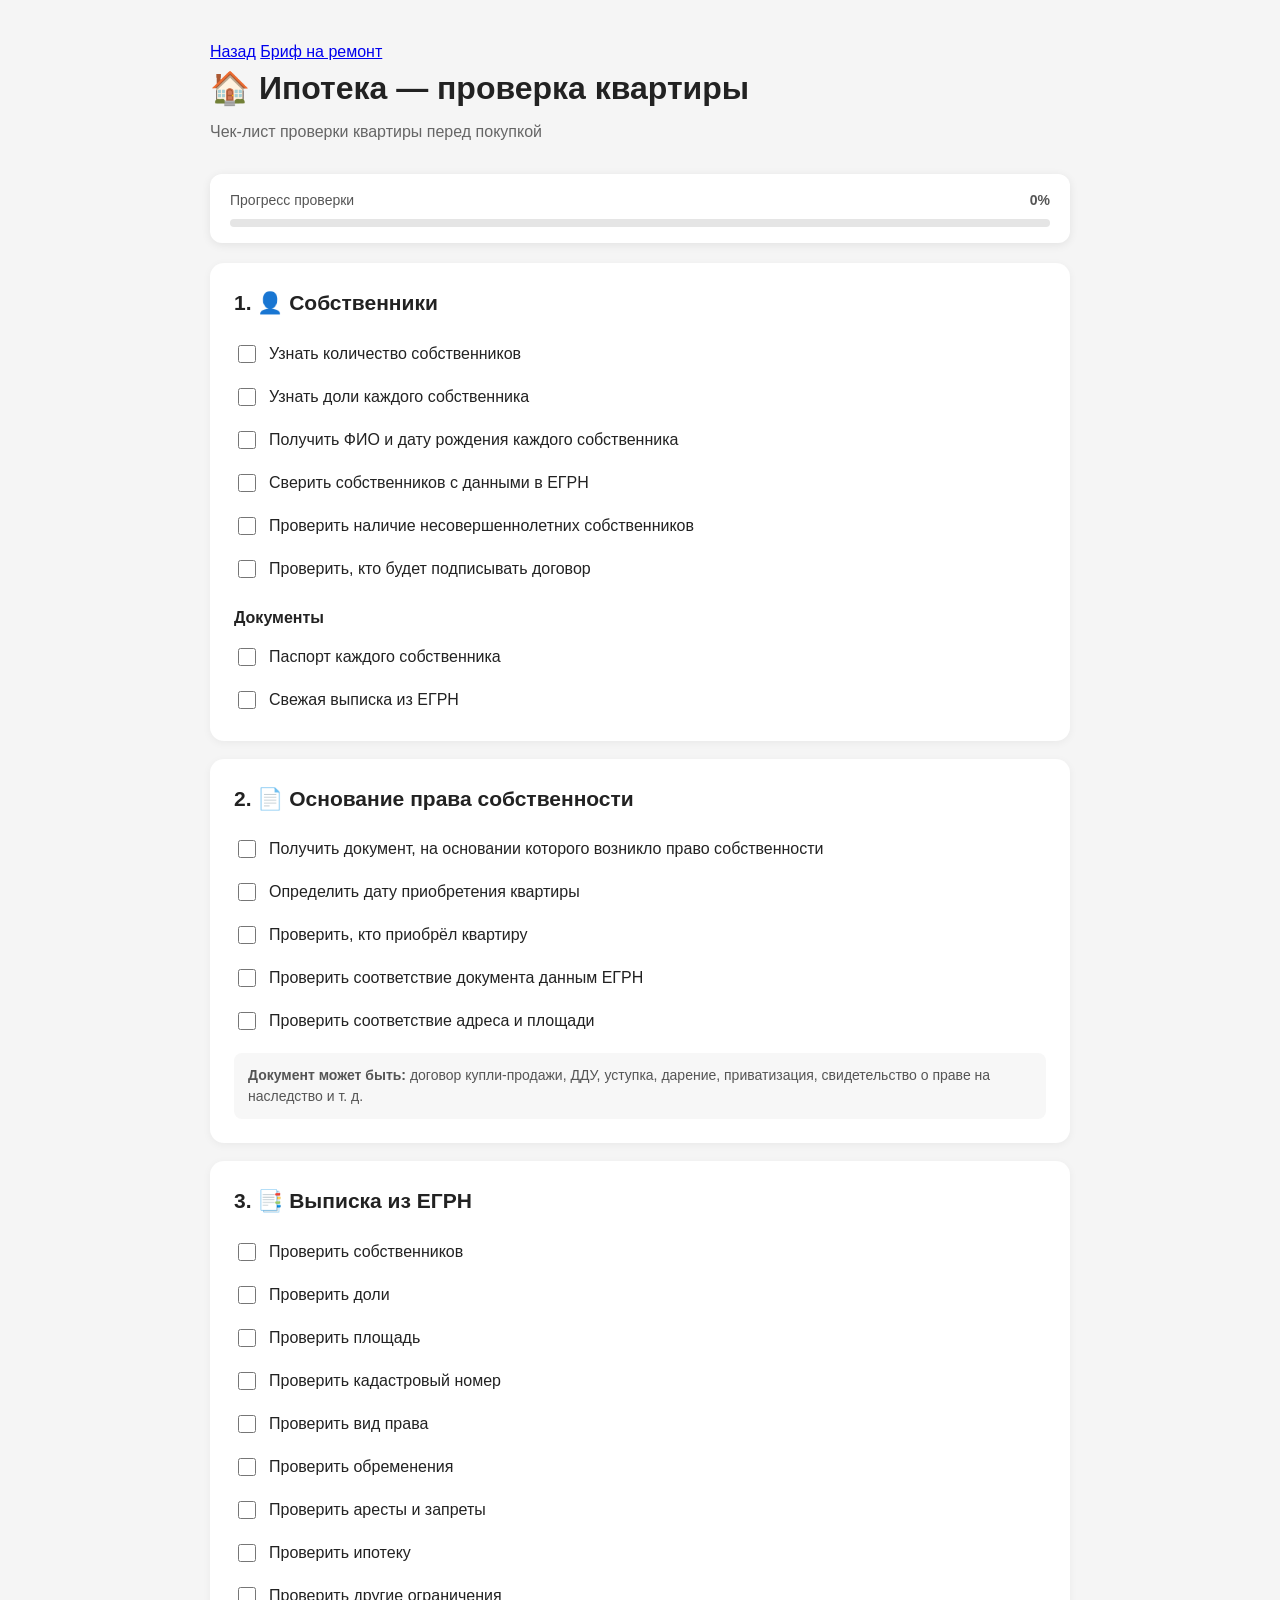
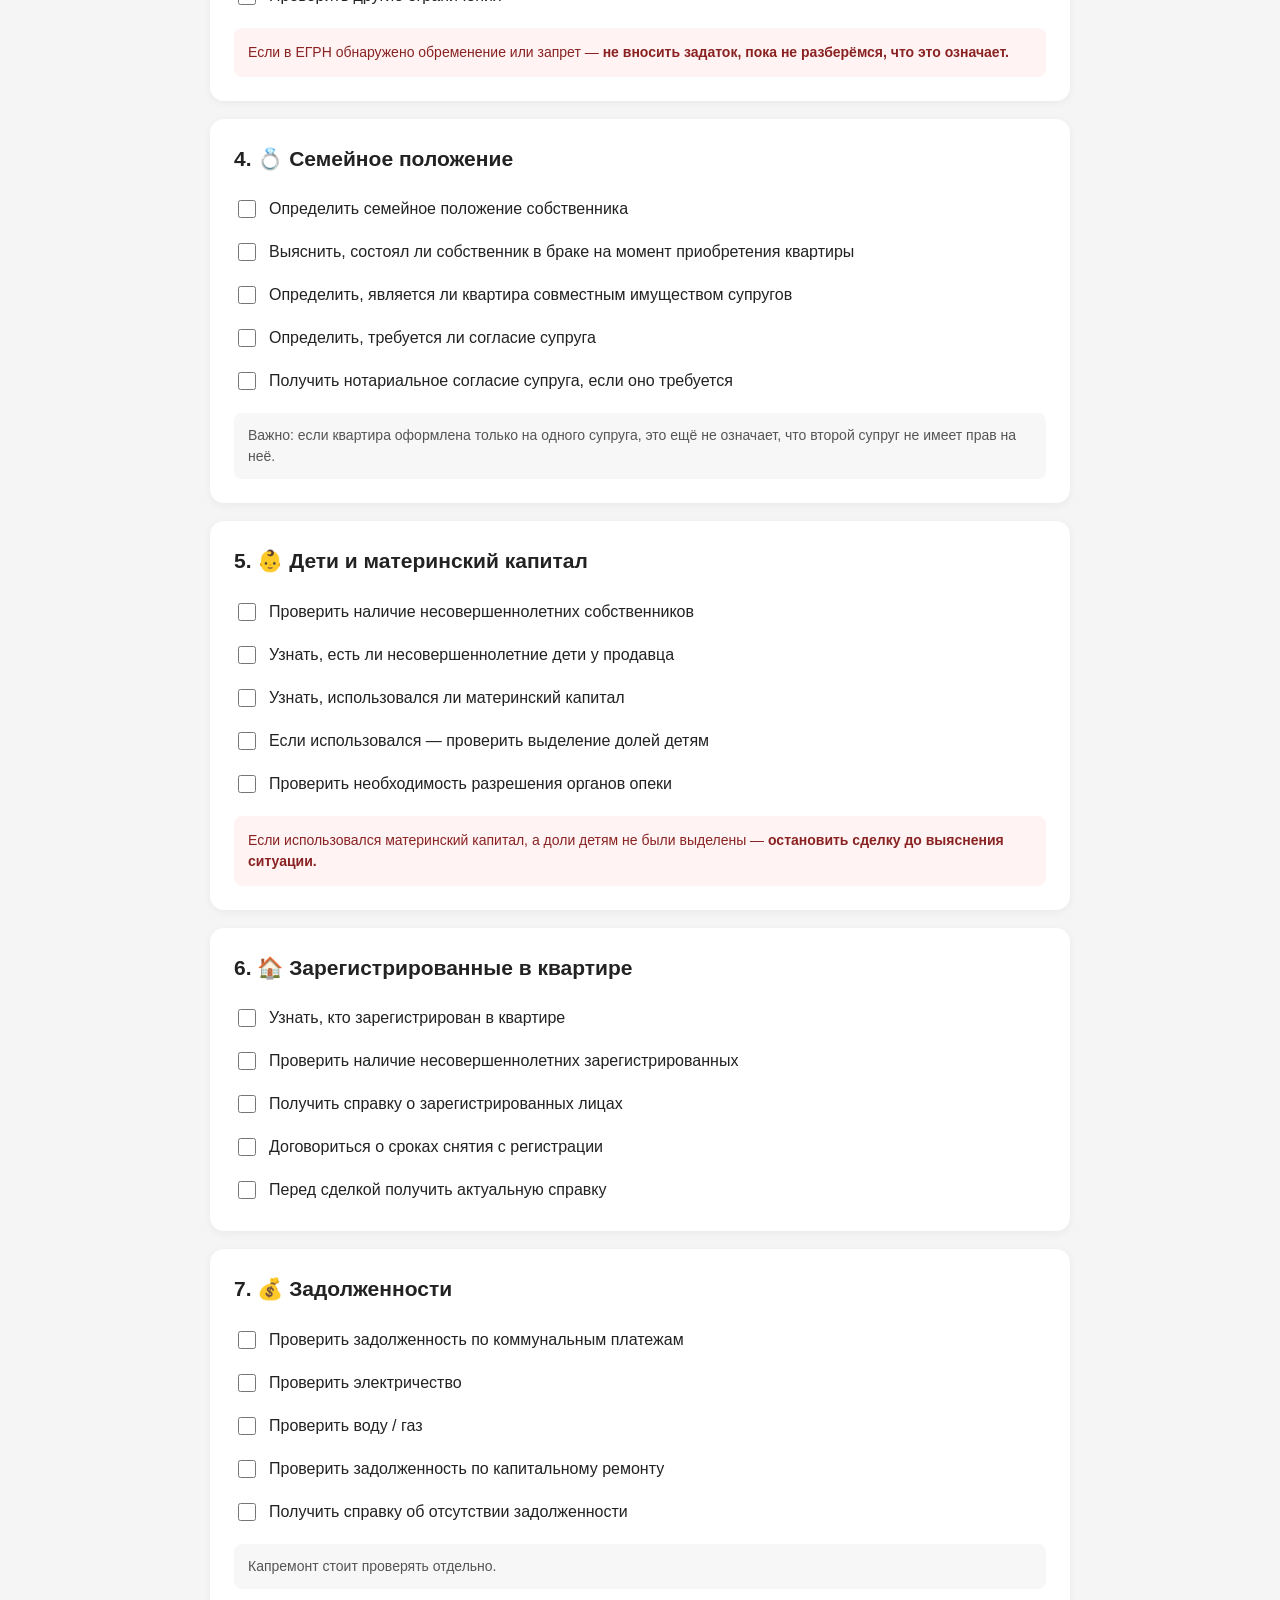
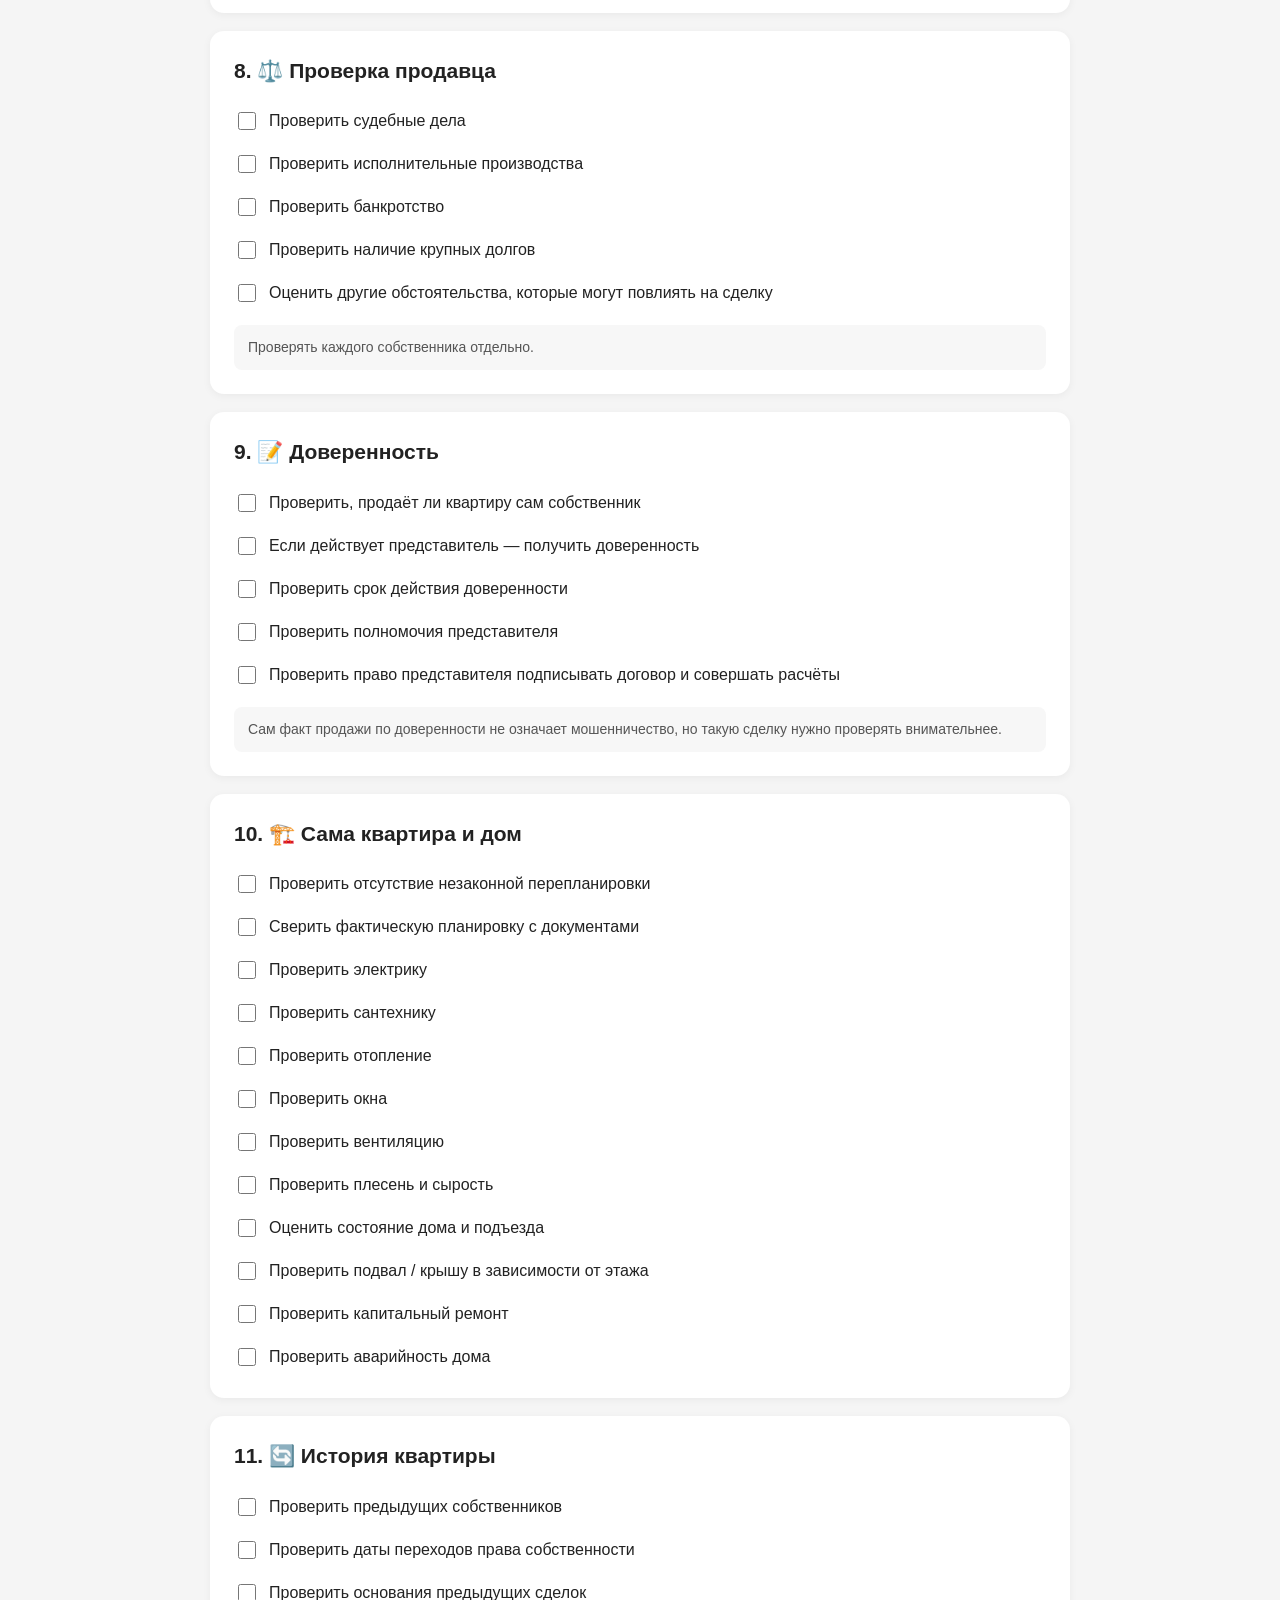
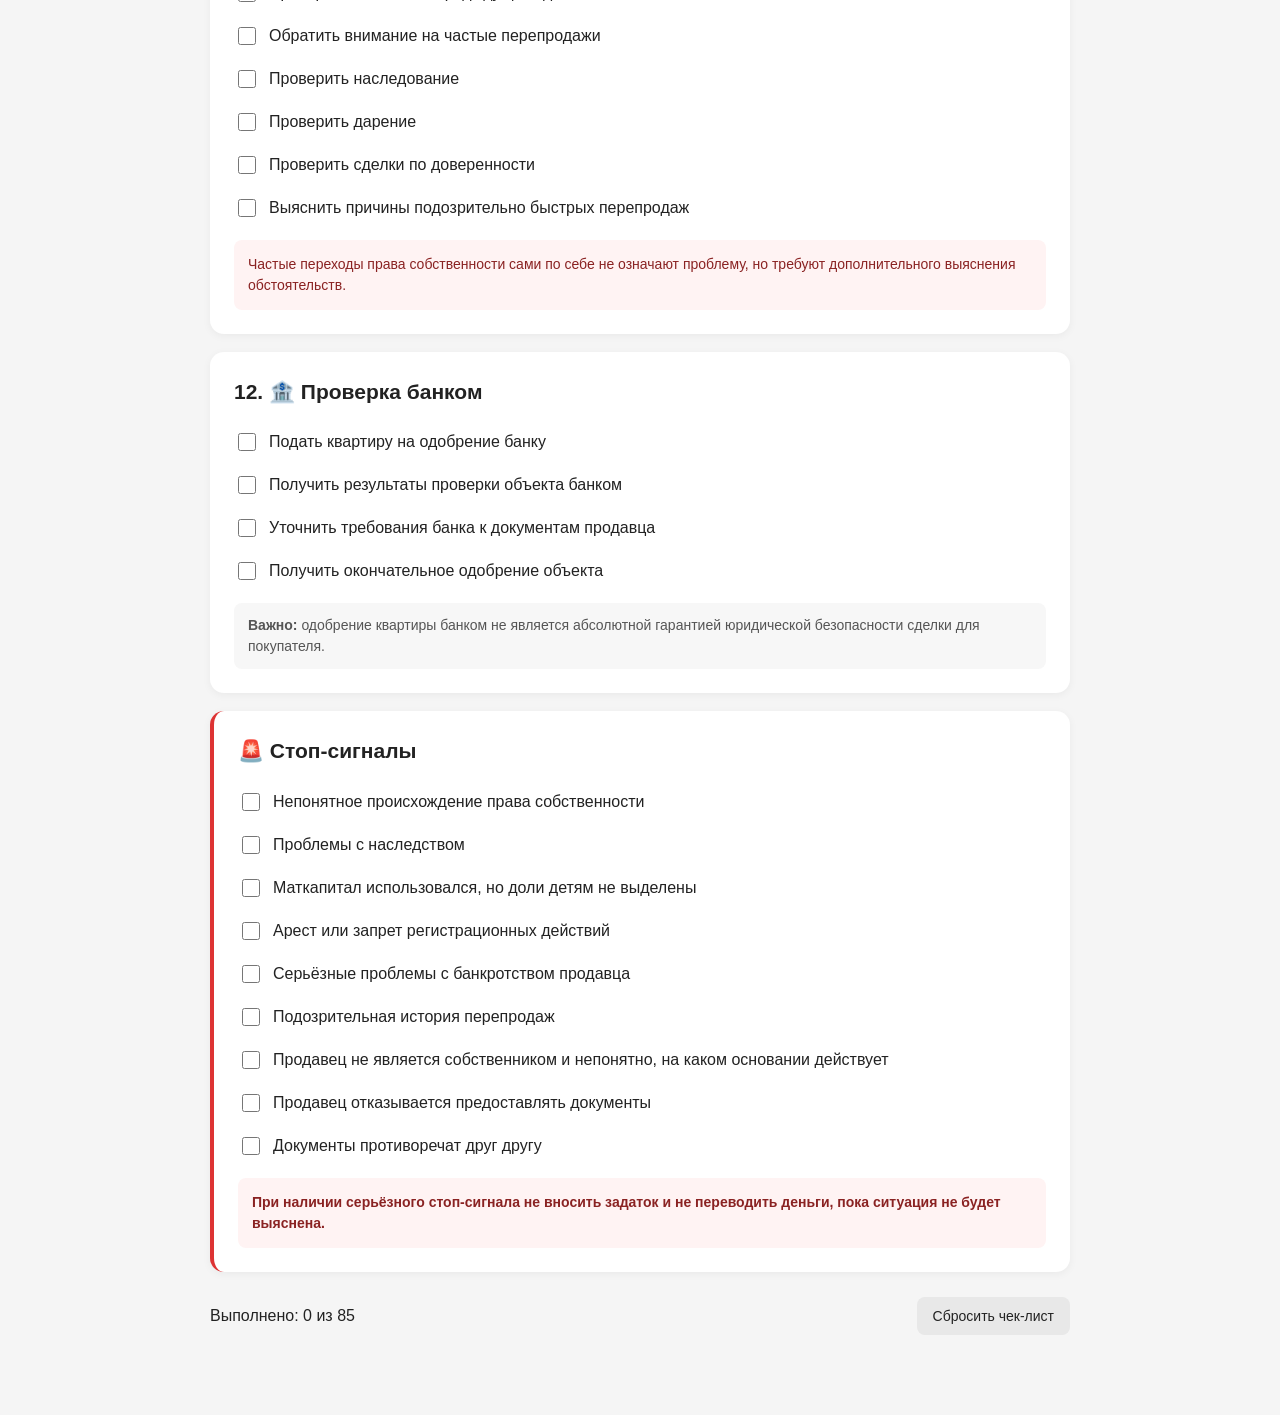
<file: flat-purchase.html>
<!doctype html>
<html lang="ru">
  <head>
    <meta charset="UTF-8" />
    <meta name="viewport" content="width=device-width, initial-scale=1.0" />
    <title>Ипотека — проверка квартиры</title>

    <style>
      * {
        box-sizing: border-box;
      }

      body {
        margin: 0;
        font-family: Arial, sans-serif;
        background: #f5f5f5;
        color: #222;
        line-height: 1.5;
      }

      .container {
        max-width: 900px;
        margin: 0 auto;
        padding: 40px 20px 80px;
      }

      header {
        margin-bottom: 30px;
      }

      h1 {
        margin: 0 0 8px;
        font-size: 32px;
      }

      .subtitle {
        color: #666;
        margin: 0;
      }

      .progress-wrapper {
        position: sticky;
        top: 15px;
        z-index: 10;
        background: white;
        border-radius: 12px;
        padding: 16px 20px;
        margin-bottom: 20px;
        box-shadow: 0 2px 10px rgba(0, 0, 0, 0.08);
      }

      .progress-info {
        display: flex;
        justify-content: space-between;
        margin-bottom: 8px;
        font-size: 14px;
        color: #555;
      }

      .progress-bar {
        height: 8px;
        background: #e5e5e5;
        border-radius: 10px;
        overflow: hidden;
      }

      .progress {
        height: 100%;
        width: 0;
        background: #222;
        transition: width 0.2s ease;
      }

      section {
        background: white;
        border-radius: 14px;
        padding: 24px;
        margin-bottom: 18px;
        box-shadow: 0 2px 8px rgba(0, 0, 0, 0.05);
      }

      section.danger {
        border-left: 4px solid #d33;
      }

      h2 {
        margin: 0 0 18px;
        font-size: 21px;
      }

      h3 {
        font-size: 16px;
        margin: 20px 0 10px;
      }

      .checklist {
        display: flex;
        flex-direction: column;
        gap: 9px;
      }

      label {
        display: flex;
        align-items: flex-start;
        gap: 10px;
        cursor: pointer;
        padding: 5px 0;
      }

      input[type='checkbox'] {
        width: 18px;
        height: 18px;
        margin-top: 3px;
        flex-shrink: 0;
        cursor: pointer;
      }

      input[type='checkbox']:checked + span {
        color: #888;
        text-decoration: line-through;
      }

      .note {
        background: #f7f7f7;
        border-radius: 8px;
        padding: 12px 14px;
        margin-top: 15px;
        font-size: 14px;
        color: #555;
      }

      .warning {
        background: #fff3f3;
        border-radius: 8px;
        padding: 14px;
        margin-top: 15px;
        color: #8a2222;
        font-size: 14px;
      }

      .important {
        font-weight: 600;
      }

      .footer-actions {
        display: flex;
        justify-content: space-between;
        align-items: center;
        gap: 15px;
        margin-top: 25px;
      }

      button {
        border: none;
        background: #222;
        color: white;
        padding: 11px 16px;
        border-radius: 8px;
        cursor: pointer;
        font-size: 14px;
      }

      button:hover {
        background: #444;
      }

      button.secondary {
        background: #e8e8e8;
        color: #222;
      }

      @media (max-width: 600px) {
        .container {
          padding: 25px 12px 50px;
        }

        h1 {
          font-size: 26px;
        }

        section {
          padding: 18px;
        }

        .footer-actions {
          flex-direction: column;
          align-items: stretch;
        }
      }
    </style>
  </head>

  <body>
    <div class="container">
      <header>
        <a href="./index.html">Назад</a>
        <a href="./renovation-brief.html">Бриф на ремонт</a>
        <h1>🏠 Ипотека — проверка квартиры</h1>
        <p class="subtitle">Чек-лист проверки квартиры перед покупкой</p>
      </header>

      <!-- ПРОГРЕСС -->
      <div class="progress-wrapper">
        <div class="progress-info">
          <span>Прогресс проверки</span>
          <strong id="progressText">0%</strong>
        </div>

        <div class="progress-bar">
          <div class="progress" id="progressBar"></div>
        </div>
      </div>

      <!-- 1 -->
      <section>
        <h2>1. 👤 Собственники</h2>

        <div class="checklist">
          <label>
            <input type="checkbox" />
            <span>Узнать количество собственников</span>
          </label>

          <label>
            <input type="checkbox" />
            <span>Узнать доли каждого собственника</span>
          </label>

          <label>
            <input type="checkbox" />
            <span>Получить ФИО и дату рождения каждого собственника</span>
          </label>

          <label>
            <input type="checkbox" />
            <span>Сверить собственников с данными в ЕГРН</span>
          </label>

          <label>
            <input type="checkbox" />
            <span>Проверить наличие несовершеннолетних собственников</span>
          </label>

          <label>
            <input type="checkbox" />
            <span>Проверить, кто будет подписывать договор</span>
          </label>
        </div>

        <h3>Документы</h3>

        <div class="checklist">
          <label>
            <input type="checkbox" />
            <span>Паспорт каждого собственника</span>
          </label>

          <label>
            <input type="checkbox" />
            <span>Свежая выписка из ЕГРН</span>
          </label>
        </div>
      </section>

      <!-- 2 -->
      <section>
        <h2>2. 📄 Основание права собственности</h2>

        <div class="checklist">
          <label>
            <input type="checkbox" />
            <span>Получить документ, на основании которого возникло право собственности</span>
          </label>

          <label>
            <input type="checkbox" />
            <span>Определить дату приобретения квартиры</span>
          </label>

          <label>
            <input type="checkbox" />
            <span>Проверить, кто приобрёл квартиру</span>
          </label>

          <label>
            <input type="checkbox" />
            <span>Проверить соответствие документа данным ЕГРН</span>
          </label>

          <label>
            <input type="checkbox" />
            <span>Проверить соответствие адреса и площади</span>
          </label>
        </div>

        <div class="note">
          <strong>Документ может быть:</strong>
          договор купли-продажи, ДДУ, уступка, дарение, приватизация, свидетельство о праве на наследство и т. д.
        </div>
      </section>

      <!-- 3 -->
      <section>
        <h2>3. 📑 Выписка из ЕГРН</h2>

        <div class="checklist">
          <label>
            <input type="checkbox" />
            <span>Проверить собственников</span>
          </label>

          <label>
            <input type="checkbox" />
            <span>Проверить доли</span>
          </label>

          <label>
            <input type="checkbox" />
            <span>Проверить площадь</span>
          </label>

          <label>
            <input type="checkbox" />
            <span>Проверить кадастровый номер</span>
          </label>

          <label>
            <input type="checkbox" />
            <span>Проверить вид права</span>
          </label>

          <label>
            <input type="checkbox" />
            <span>Проверить обременения</span>
          </label>

          <label>
            <input type="checkbox" />
            <span>Проверить аресты и запреты</span>
          </label>

          <label>
            <input type="checkbox" />
            <span>Проверить ипотеку</span>
          </label>

          <label>
            <input type="checkbox" />
            <span>Проверить другие ограничения</span>
          </label>
        </div>

        <div class="warning">
          Если в ЕГРН обнаружено обременение или запрет —
          <strong>не вносить задаток, пока не разберёмся, что это означает.</strong>
        </div>
      </section>

      <!-- 4 -->
      <section>
        <h2>4. 💍 Семейное положение</h2>

        <div class="checklist">
          <label>
            <input type="checkbox" />
            <span>Определить семейное положение собственника</span>
          </label>

          <label>
            <input type="checkbox" />
            <span>Выяснить, состоял ли собственник в браке на момент приобретения квартиры</span>
          </label>

          <label>
            <input type="checkbox" />
            <span>Определить, является ли квартира совместным имуществом супругов</span>
          </label>

          <label>
            <input type="checkbox" />
            <span>Определить, требуется ли согласие супруга</span>
          </label>

          <label>
            <input type="checkbox" />
            <span>Получить нотариальное согласие супруга, если оно требуется</span>
          </label>
        </div>

        <div class="note">
          Важно: если квартира оформлена только на одного супруга, это ещё не означает, что второй супруг не имеет прав
          на неё.
        </div>
      </section>

      <!-- 5 -->
      <section>
        <h2>5. 👶 Дети и материнский капитал</h2>

        <div class="checklist">
          <label>
            <input type="checkbox" />
            <span>Проверить наличие несовершеннолетних собственников</span>
          </label>

          <label>
            <input type="checkbox" />
            <span>Узнать, есть ли несовершеннолетние дети у продавца</span>
          </label>

          <label>
            <input type="checkbox" />
            <span>Узнать, использовался ли материнский капитал</span>
          </label>

          <label>
            <input type="checkbox" />
            <span>Если использовался — проверить выделение долей детям</span>
          </label>

          <label>
            <input type="checkbox" />
            <span>Проверить необходимость разрешения органов опеки</span>
          </label>
        </div>

        <div class="warning">
          Если использовался материнский капитал, а доли детям не были выделены —
          <strong>остановить сделку до выяснения ситуации.</strong>
        </div>
      </section>

      <!-- 6 -->
      <section>
        <h2>6. 🏠 Зарегистрированные в квартире</h2>

        <div class="checklist">
          <label>
            <input type="checkbox" />
            <span>Узнать, кто зарегистрирован в квартире</span>
          </label>

          <label>
            <input type="checkbox" />
            <span>Проверить наличие несовершеннолетних зарегистрированных</span>
          </label>

          <label>
            <input type="checkbox" />
            <span>Получить справку о зарегистрированных лицах</span>
          </label>

          <label>
            <input type="checkbox" />
            <span>Договориться о сроках снятия с регистрации</span>
          </label>

          <label>
            <input type="checkbox" />
            <span>Перед сделкой получить актуальную справку</span>
          </label>
        </div>
      </section>

      <!-- 7 -->
      <section>
        <h2>7. 💰 Задолженности</h2>

        <div class="checklist">
          <label>
            <input type="checkbox" />
            <span>Проверить задолженность по коммунальным платежам</span>
          </label>

          <label>
            <input type="checkbox" />
            <span>Проверить электричество</span>
          </label>

          <label>
            <input type="checkbox" />
            <span>Проверить воду / газ</span>
          </label>

          <label>
            <input type="checkbox" />
            <span>Проверить задолженность по капитальному ремонту</span>
          </label>

          <label>
            <input type="checkbox" />
            <span>Получить справку об отсутствии задолженности</span>
          </label>
        </div>

        <div class="note">Капремонт стоит проверять отдельно.</div>
      </section>

      <!-- 8 -->
      <section>
        <h2>8. ⚖️ Проверка продавца</h2>

        <div class="checklist">
          <label>
            <input type="checkbox" />
            <span>Проверить судебные дела</span>
          </label>

          <label>
            <input type="checkbox" />
            <span>Проверить исполнительные производства</span>
          </label>

          <label>
            <input type="checkbox" />
            <span>Проверить банкротство</span>
          </label>

          <label>
            <input type="checkbox" />
            <span>Проверить наличие крупных долгов</span>
          </label>

          <label>
            <input type="checkbox" />
            <span>Оценить другие обстоятельства, которые могут повлиять на сделку</span>
          </label>
        </div>

        <div class="note">Проверять каждого собственника отдельно.</div>
      </section>

      <!-- 9 -->
      <section>
        <h2>9. 📝 Доверенность</h2>

        <div class="checklist">
          <label>
            <input type="checkbox" />
            <span>Проверить, продаёт ли квартиру сам собственник</span>
          </label>

          <label>
            <input type="checkbox" />
            <span>Если действует представитель — получить доверенность</span>
          </label>

          <label>
            <input type="checkbox" />
            <span>Проверить срок действия доверенности</span>
          </label>

          <label>
            <input type="checkbox" />
            <span>Проверить полномочия представителя</span>
          </label>

          <label>
            <input type="checkbox" />
            <span>Проверить право представителя подписывать договор и совершать расчёты</span>
          </label>
        </div>

        <div class="note">
          Сам факт продажи по доверенности не означает мошенничество, но такую сделку нужно проверять внимательнее.
        </div>
      </section>

      <!-- 10 -->
      <section>
        <h2>10. 🏗️ Сама квартира и дом</h2>

        <div class="checklist">
          <label>
            <input type="checkbox" />
            <span>Проверить отсутствие незаконной перепланировки</span>
          </label>

          <label>
            <input type="checkbox" />
            <span>Сверить фактическую планировку с документами</span>
          </label>

          <label>
            <input type="checkbox" />
            <span>Проверить электрику</span>
          </label>

          <label>
            <input type="checkbox" />
            <span>Проверить сантехнику</span>
          </label>

          <label>
            <input type="checkbox" />
            <span>Проверить отопление</span>
          </label>

          <label>
            <input type="checkbox" />
            <span>Проверить окна</span>
          </label>

          <label>
            <input type="checkbox" />
            <span>Проверить вентиляцию</span>
          </label>

          <label>
            <input type="checkbox" />
            <span>Проверить плесень и сырость</span>
          </label>

          <label>
            <input type="checkbox" />
            <span>Оценить состояние дома и подъезда</span>
          </label>

          <label>
            <input type="checkbox" />
            <span>Проверить подвал / крышу в зависимости от этажа</span>
          </label>

          <label>
            <input type="checkbox" />
            <span>Проверить капитальный ремонт</span>
          </label>

          <label>
            <input type="checkbox" />
            <span>Проверить аварийность дома</span>
          </label>
        </div>
      </section>

      <!-- 11 -->
      <section>
        <h2>11. 🔄 История квартиры</h2>

        <div class="checklist">
          <label>
            <input type="checkbox" />
            <span>Проверить предыдущих собственников</span>
          </label>

          <label>
            <input type="checkbox" />
            <span>Проверить даты переходов права собственности</span>
          </label>

          <label>
            <input type="checkbox" />
            <span>Проверить основания предыдущих сделок</span>
          </label>

          <label>
            <input type="checkbox" />
            <span>Обратить внимание на частые перепродажи</span>
          </label>

          <label>
            <input type="checkbox" />
            <span>Проверить наследование</span>
          </label>

          <label>
            <input type="checkbox" />
            <span>Проверить дарение</span>
          </label>

          <label>
            <input type="checkbox" />
            <span>Проверить сделки по доверенности</span>
          </label>

          <label>
            <input type="checkbox" />
            <span>Выяснить причины подозрительно быстрых перепродаж</span>
          </label>
        </div>

        <div class="warning">
          Частые переходы права собственности сами по себе не означают проблему, но требуют дополнительного выяснения
          обстоятельств.
        </div>
      </section>

      <!-- 12 -->
      <section>
        <h2>12. 🏦 Проверка банком</h2>

        <div class="checklist">
          <label>
            <input type="checkbox" />
            <span>Подать квартиру на одобрение банку</span>
          </label>

          <label>
            <input type="checkbox" />
            <span>Получить результаты проверки объекта банком</span>
          </label>

          <label>
            <input type="checkbox" />
            <span>Уточнить требования банка к документам продавца</span>
          </label>

          <label>
            <input type="checkbox" />
            <span>Получить окончательное одобрение объекта</span>
          </label>
        </div>

        <div class="note">
          <strong>Важно:</strong> одобрение квартиры банком не является абсолютной гарантией юридической безопасности
          сделки для покупателя.
        </div>
      </section>

      <!-- ОПАСНО -->
      <section class="danger">
        <h2>🚨 Стоп-сигналы</h2>

        <div class="checklist">
          <label>
            <input type="checkbox" />
            <span>Непонятное происхождение права собственности</span>
          </label>

          <label>
            <input type="checkbox" />
            <span>Проблемы с наследством</span>
          </label>

          <label>
            <input type="checkbox" />
            <span>Маткапитал использовался, но доли детям не выделены</span>
          </label>

          <label>
            <input type="checkbox" />
            <span>Арест или запрет регистрационных действий</span>
          </label>

          <label>
            <input type="checkbox" />
            <span>Серьёзные проблемы с банкротством продавца</span>
          </label>

          <label>
            <input type="checkbox" />
            <span>Подозрительная история перепродаж</span>
          </label>

          <label>
            <input type="checkbox" />
            <span>Продавец не является собственником и непонятно, на каком основании действует</span>
          </label>

          <label>
            <input type="checkbox" />
            <span>Продавец отказывается предоставлять документы</span>
          </label>

          <label>
            <input type="checkbox" />
            <span>Документы противоречат друг другу</span>
          </label>
        </div>

        <div class="warning">
          <strong
            >При наличии серьёзного стоп-сигнала не вносить задаток и не переводить деньги, пока ситуация не будет
            выяснена.</strong
          >
        </div>
      </section>

      <!-- ACTIONS -->
      <div class="footer-actions">
        <span id="checkedCount">Выполнено: 0</span>

        <button class="secondary" onclick="resetChecklist()">Сбросить чек-лист</button>
      </div>
    </div>

    <script>
      const checkboxes = document.querySelectorAll('input[type="checkbox"]');

      const progressBar = document.getElementById('progressBar');
      const progressText = document.getElementById('progressText');
      const checkedCount = document.getElementById('checkedCount');

      // Загружаем сохранённое состояние
      checkboxes.forEach((checkbox, index) => {
        const saved = localStorage.getItem(`mortgage-check-${index}`);

        if (saved === 'true') {
          checkbox.checked = true;
        }

        checkbox.addEventListener('change', () => {
          localStorage.setItem(`mortgage-check-${index}`, checkbox.checked);

          updateProgress();
        });
      });

      function updateProgress() {
        const total = checkboxes.length;

        const checked = [...checkboxes].filter((checkbox) => checkbox.checked).length;

        const percent = total ? Math.round((checked / total) * 100) : 0;

        progressBar.style.width = `${percent}%`;
        progressText.textContent = `${percent}%`;
        checkedCount.textContent = `Выполнено: ${checked} из ${total}`;
      }

      function resetChecklist() {
        const confirmed = confirm('Сбросить весь прогресс проверки?');

        if (!confirmed) return;

        checkboxes.forEach((checkbox, index) => {
          checkbox.checked = false;
          localStorage.removeItem(`mortgage-check-${index}`);
        });

        updateProgress();
      }

      updateProgress();
    </script>
  </body>
</html>
</file>
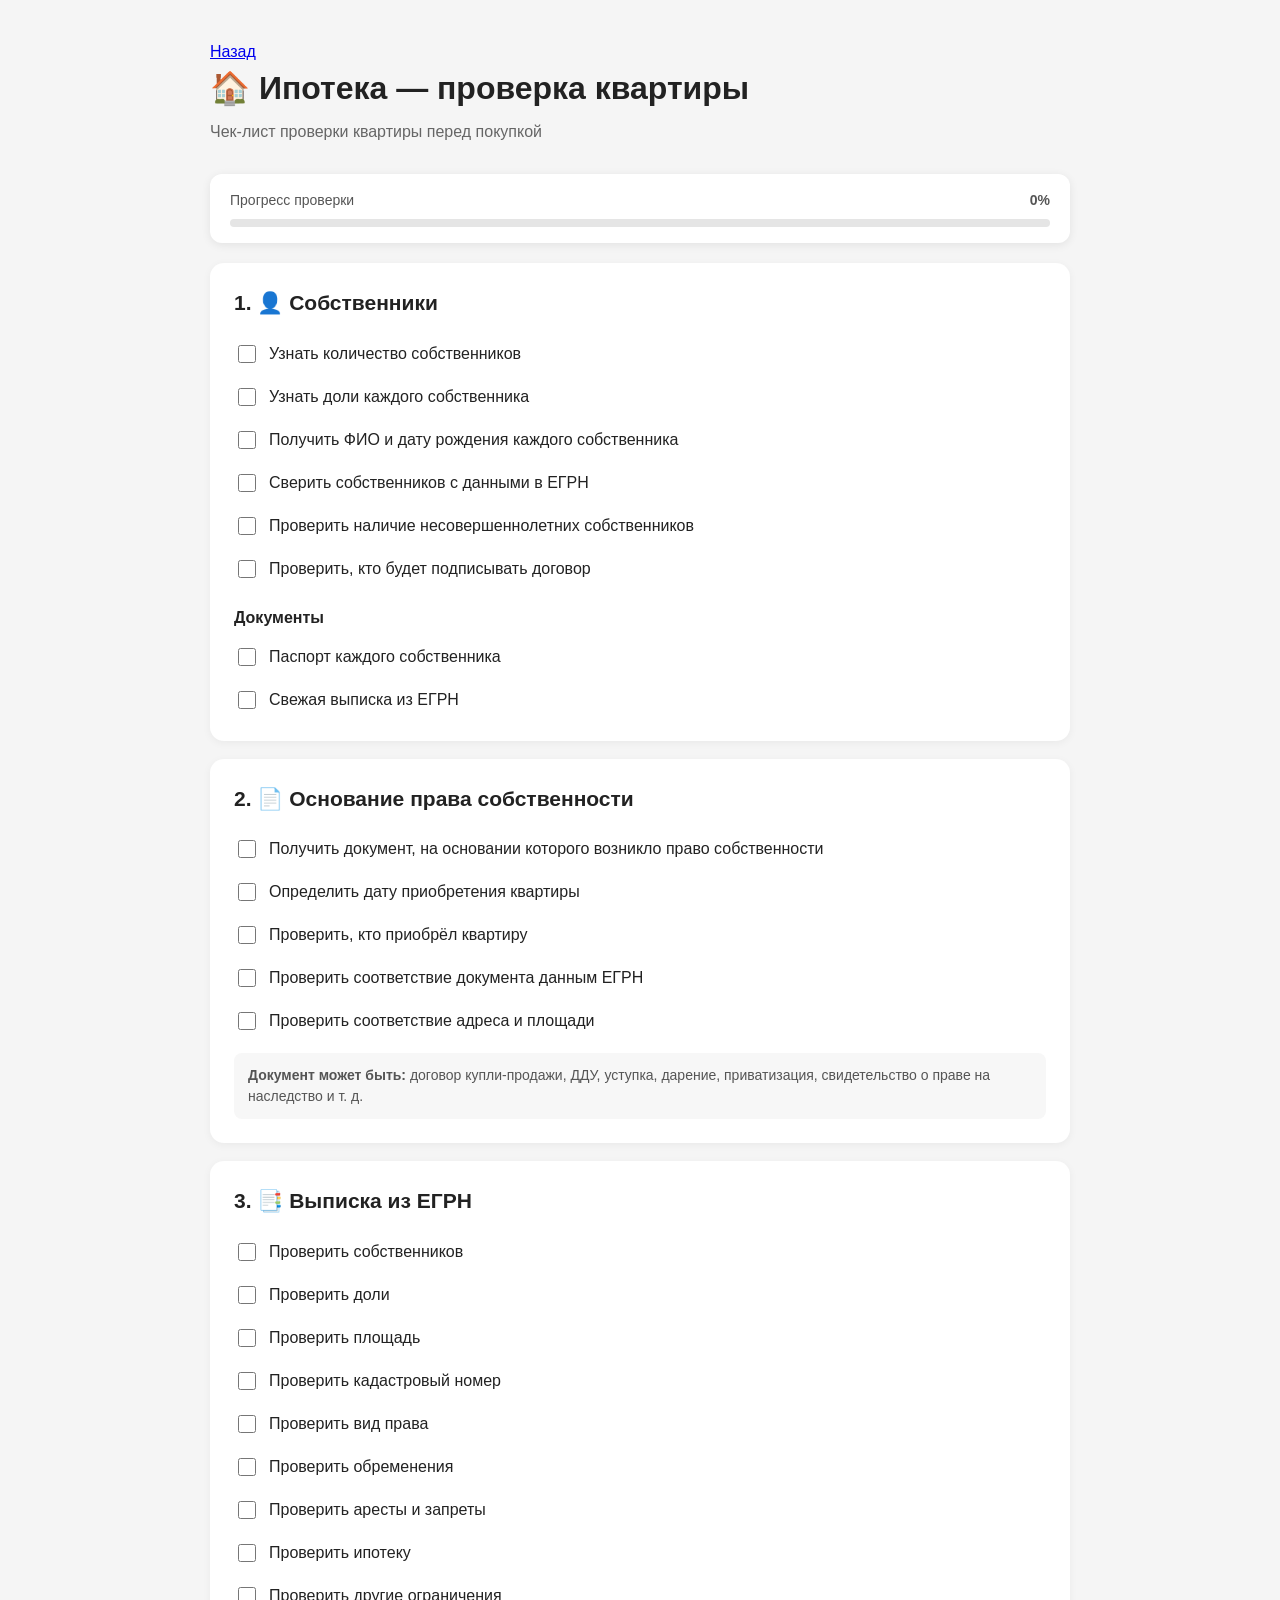
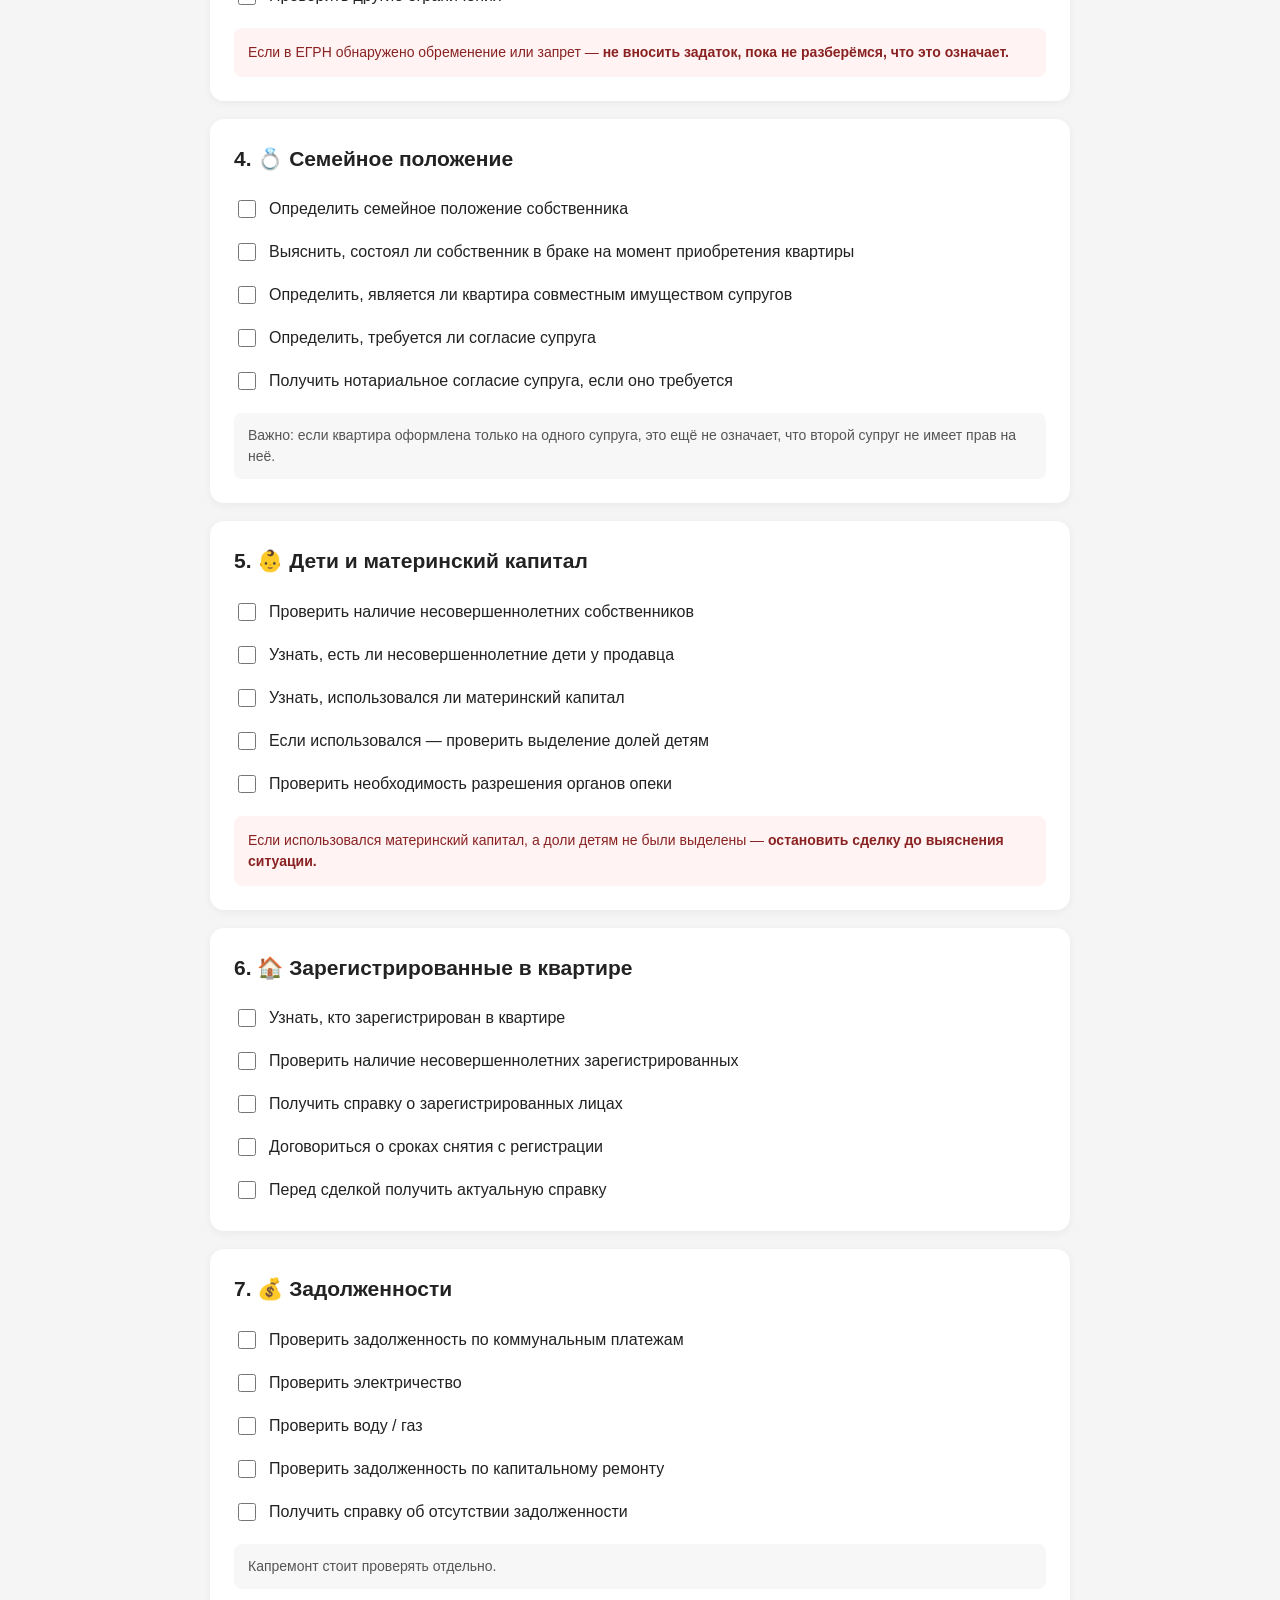
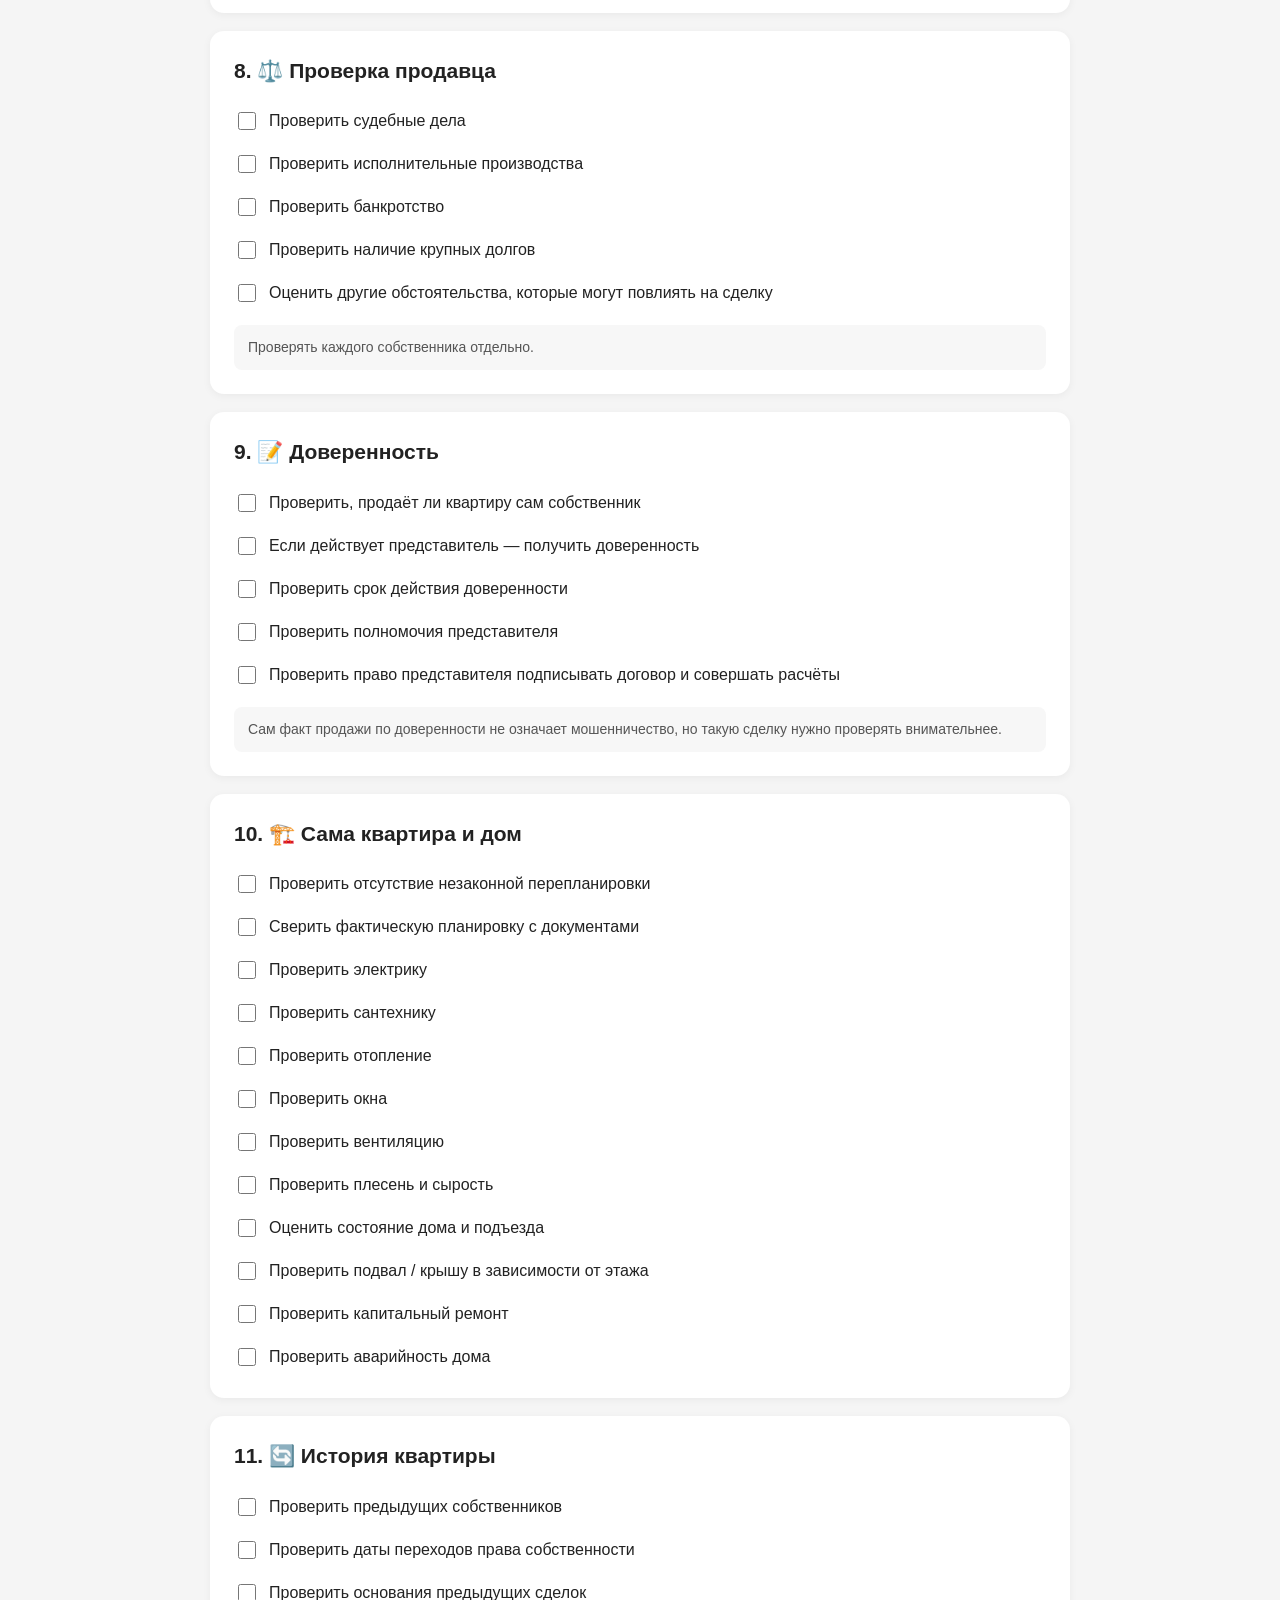
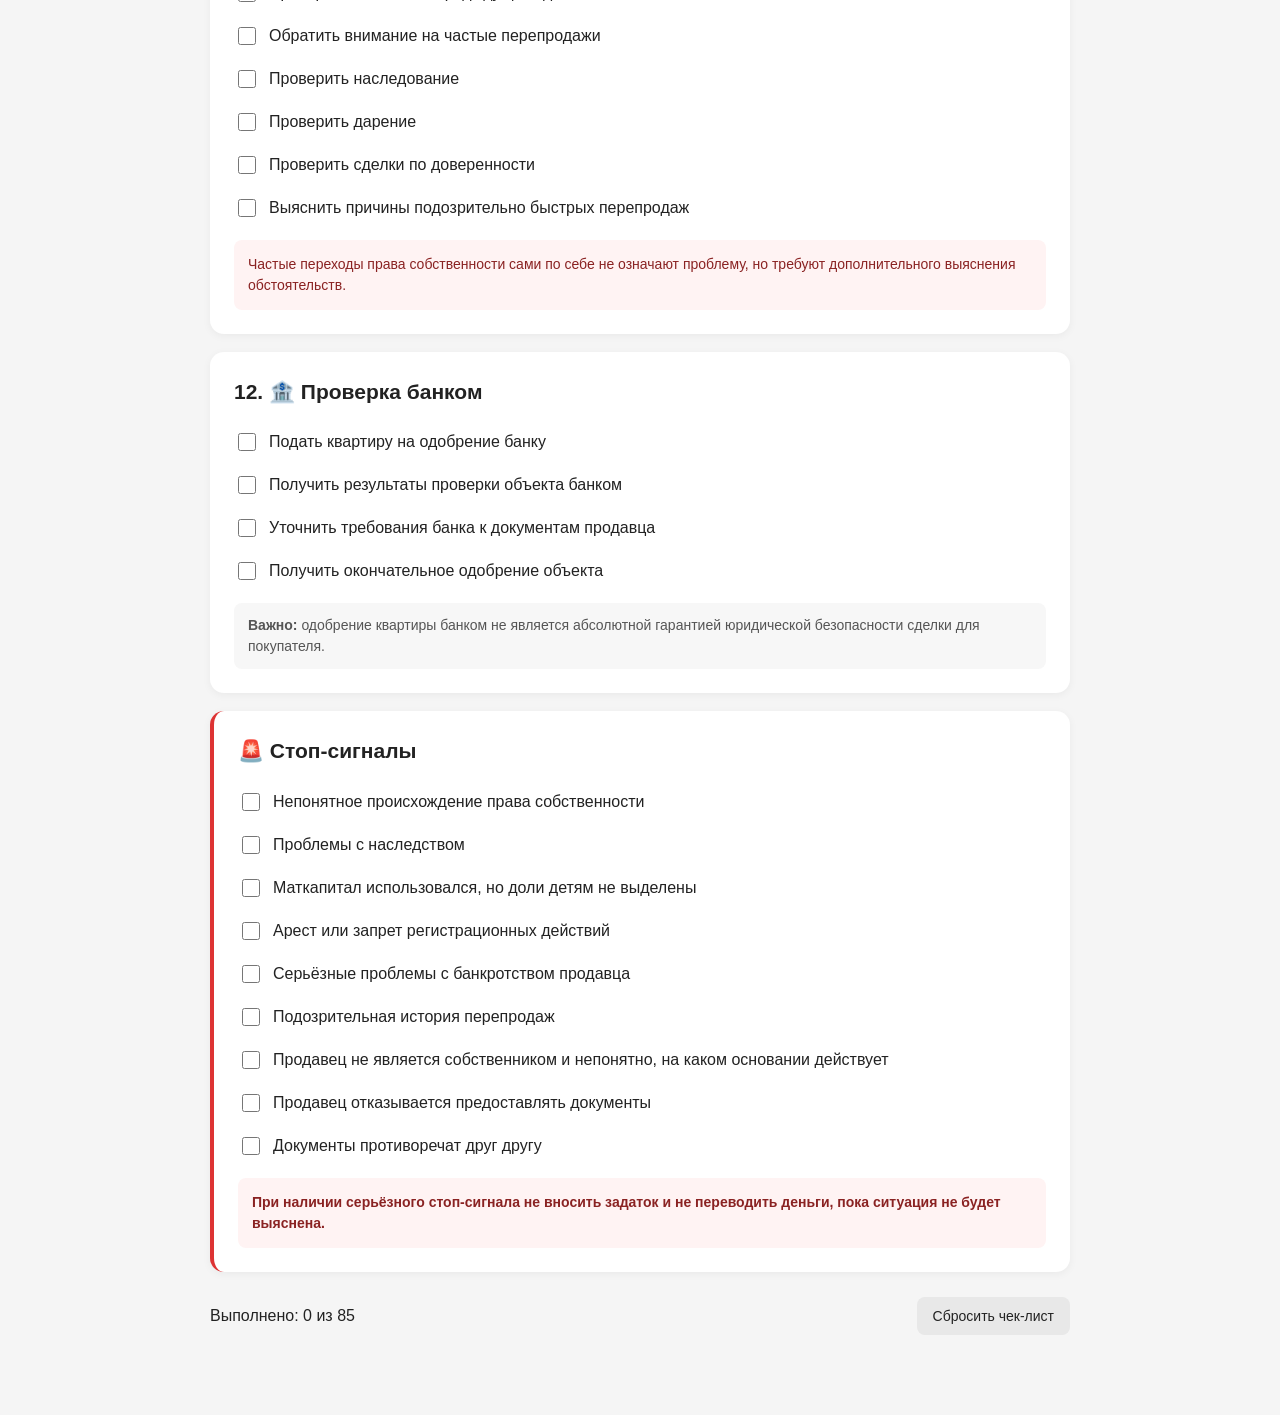
<file: flat.html>
<!doctype html>
<html lang="ru">
  <head>
    <meta charset="UTF-8" />
    <meta name="viewport" content="width=device-width, initial-scale=1.0" />
    <title>Ипотека — проверка квартиры</title>

    <style>
      * {
        box-sizing: border-box;
      }

      body {
        margin: 0;
        font-family: Arial, sans-serif;
        background: #f5f5f5;
        color: #222;
        line-height: 1.5;
      }

      .container {
        max-width: 900px;
        margin: 0 auto;
        padding: 40px 20px 80px;
      }

      header {
        margin-bottom: 30px;
      }

      h1 {
        margin: 0 0 8px;
        font-size: 32px;
      }

      .subtitle {
        color: #666;
        margin: 0;
      }

      .progress-wrapper {
        position: sticky;
        top: 15px;
        z-index: 10;
        background: white;
        border-radius: 12px;
        padding: 16px 20px;
        margin-bottom: 20px;
        box-shadow: 0 2px 10px rgba(0, 0, 0, 0.08);
      }

      .progress-info {
        display: flex;
        justify-content: space-between;
        margin-bottom: 8px;
        font-size: 14px;
        color: #555;
      }

      .progress-bar {
        height: 8px;
        background: #e5e5e5;
        border-radius: 10px;
        overflow: hidden;
      }

      .progress {
        height: 100%;
        width: 0;
        background: #222;
        transition: width 0.2s ease;
      }

      section {
        background: white;
        border-radius: 14px;
        padding: 24px;
        margin-bottom: 18px;
        box-shadow: 0 2px 8px rgba(0, 0, 0, 0.05);
      }

      section.danger {
        border-left: 4px solid #d33;
      }

      h2 {
        margin: 0 0 18px;
        font-size: 21px;
      }

      h3 {
        font-size: 16px;
        margin: 20px 0 10px;
      }

      .checklist {
        display: flex;
        flex-direction: column;
        gap: 9px;
      }

      label {
        display: flex;
        align-items: flex-start;
        gap: 10px;
        cursor: pointer;
        padding: 5px 0;
      }

      input[type='checkbox'] {
        width: 18px;
        height: 18px;
        margin-top: 3px;
        flex-shrink: 0;
        cursor: pointer;
      }

      input[type='checkbox']:checked + span {
        color: #888;
        text-decoration: line-through;
      }

      .note {
        background: #f7f7f7;
        border-radius: 8px;
        padding: 12px 14px;
        margin-top: 15px;
        font-size: 14px;
        color: #555;
      }

      .warning {
        background: #fff3f3;
        border-radius: 8px;
        padding: 14px;
        margin-top: 15px;
        color: #8a2222;
        font-size: 14px;
      }

      .important {
        font-weight: 600;
      }

      .footer-actions {
        display: flex;
        justify-content: space-between;
        align-items: center;
        gap: 15px;
        margin-top: 25px;
      }

      button {
        border: none;
        background: #222;
        color: white;
        padding: 11px 16px;
        border-radius: 8px;
        cursor: pointer;
        font-size: 14px;
      }

      button:hover {
        background: #444;
      }

      button.secondary {
        background: #e8e8e8;
        color: #222;
      }

      @media (max-width: 600px) {
        .container {
          padding: 25px 12px 50px;
        }

        h1 {
          font-size: 26px;
        }

        section {
          padding: 18px;
        }

        .footer-actions {
          flex-direction: column;
          align-items: stretch;
        }
      }
    </style>
  </head>

  <body>
    <div class="container">
      <header>
        <a href="./index.html">Назад</a>
        <h1>🏠 Ипотека — проверка квартиры</h1>
        <p class="subtitle">Чек-лист проверки квартиры перед покупкой</p>
      </header>

      <!-- ПРОГРЕСС -->
      <div class="progress-wrapper">
        <div class="progress-info">
          <span>Прогресс проверки</span>
          <strong id="progressText">0%</strong>
        </div>

        <div class="progress-bar">
          <div class="progress" id="progressBar"></div>
        </div>
      </div>

      <!-- 1 -->
      <section>
        <h2>1. 👤 Собственники</h2>

        <div class="checklist">
          <label>
            <input type="checkbox" />
            <span>Узнать количество собственников</span>
          </label>

          <label>
            <input type="checkbox" />
            <span>Узнать доли каждого собственника</span>
          </label>

          <label>
            <input type="checkbox" />
            <span>Получить ФИО и дату рождения каждого собственника</span>
          </label>

          <label>
            <input type="checkbox" />
            <span>Сверить собственников с данными в ЕГРН</span>
          </label>

          <label>
            <input type="checkbox" />
            <span>Проверить наличие несовершеннолетних собственников</span>
          </label>

          <label>
            <input type="checkbox" />
            <span>Проверить, кто будет подписывать договор</span>
          </label>
        </div>

        <h3>Документы</h3>

        <div class="checklist">
          <label>
            <input type="checkbox" />
            <span>Паспорт каждого собственника</span>
          </label>

          <label>
            <input type="checkbox" />
            <span>Свежая выписка из ЕГРН</span>
          </label>
        </div>
      </section>

      <!-- 2 -->
      <section>
        <h2>2. 📄 Основание права собственности</h2>

        <div class="checklist">
          <label>
            <input type="checkbox" />
            <span>Получить документ, на основании которого возникло право собственности</span>
          </label>

          <label>
            <input type="checkbox" />
            <span>Определить дату приобретения квартиры</span>
          </label>

          <label>
            <input type="checkbox" />
            <span>Проверить, кто приобрёл квартиру</span>
          </label>

          <label>
            <input type="checkbox" />
            <span>Проверить соответствие документа данным ЕГРН</span>
          </label>

          <label>
            <input type="checkbox" />
            <span>Проверить соответствие адреса и площади</span>
          </label>
        </div>

        <div class="note">
          <strong>Документ может быть:</strong>
          договор купли-продажи, ДДУ, уступка, дарение, приватизация, свидетельство о праве на наследство и т. д.
        </div>
      </section>

      <!-- 3 -->
      <section>
        <h2>3. 📑 Выписка из ЕГРН</h2>

        <div class="checklist">
          <label>
            <input type="checkbox" />
            <span>Проверить собственников</span>
          </label>

          <label>
            <input type="checkbox" />
            <span>Проверить доли</span>
          </label>

          <label>
            <input type="checkbox" />
            <span>Проверить площадь</span>
          </label>

          <label>
            <input type="checkbox" />
            <span>Проверить кадастровый номер</span>
          </label>

          <label>
            <input type="checkbox" />
            <span>Проверить вид права</span>
          </label>

          <label>
            <input type="checkbox" />
            <span>Проверить обременения</span>
          </label>

          <label>
            <input type="checkbox" />
            <span>Проверить аресты и запреты</span>
          </label>

          <label>
            <input type="checkbox" />
            <span>Проверить ипотеку</span>
          </label>

          <label>
            <input type="checkbox" />
            <span>Проверить другие ограничения</span>
          </label>
        </div>

        <div class="warning">
          Если в ЕГРН обнаружено обременение или запрет —
          <strong>не вносить задаток, пока не разберёмся, что это означает.</strong>
        </div>
      </section>

      <!-- 4 -->
      <section>
        <h2>4. 💍 Семейное положение</h2>

        <div class="checklist">
          <label>
            <input type="checkbox" />
            <span>Определить семейное положение собственника</span>
          </label>

          <label>
            <input type="checkbox" />
            <span>Выяснить, состоял ли собственник в браке на момент приобретения квартиры</span>
          </label>

          <label>
            <input type="checkbox" />
            <span>Определить, является ли квартира совместным имуществом супругов</span>
          </label>

          <label>
            <input type="checkbox" />
            <span>Определить, требуется ли согласие супруга</span>
          </label>

          <label>
            <input type="checkbox" />
            <span>Получить нотариальное согласие супруга, если оно требуется</span>
          </label>
        </div>

        <div class="note">
          Важно: если квартира оформлена только на одного супруга, это ещё не означает, что второй супруг не имеет прав
          на неё.
        </div>
      </section>

      <!-- 5 -->
      <section>
        <h2>5. 👶 Дети и материнский капитал</h2>

        <div class="checklist">
          <label>
            <input type="checkbox" />
            <span>Проверить наличие несовершеннолетних собственников</span>
          </label>

          <label>
            <input type="checkbox" />
            <span>Узнать, есть ли несовершеннолетние дети у продавца</span>
          </label>

          <label>
            <input type="checkbox" />
            <span>Узнать, использовался ли материнский капитал</span>
          </label>

          <label>
            <input type="checkbox" />
            <span>Если использовался — проверить выделение долей детям</span>
          </label>

          <label>
            <input type="checkbox" />
            <span>Проверить необходимость разрешения органов опеки</span>
          </label>
        </div>

        <div class="warning">
          Если использовался материнский капитал, а доли детям не были выделены —
          <strong>остановить сделку до выяснения ситуации.</strong>
        </div>
      </section>

      <!-- 6 -->
      <section>
        <h2>6. 🏠 Зарегистрированные в квартире</h2>

        <div class="checklist">
          <label>
            <input type="checkbox" />
            <span>Узнать, кто зарегистрирован в квартире</span>
          </label>

          <label>
            <input type="checkbox" />
            <span>Проверить наличие несовершеннолетних зарегистрированных</span>
          </label>

          <label>
            <input type="checkbox" />
            <span>Получить справку о зарегистрированных лицах</span>
          </label>

          <label>
            <input type="checkbox" />
            <span>Договориться о сроках снятия с регистрации</span>
          </label>

          <label>
            <input type="checkbox" />
            <span>Перед сделкой получить актуальную справку</span>
          </label>
        </div>
      </section>

      <!-- 7 -->
      <section>
        <h2>7. 💰 Задолженности</h2>

        <div class="checklist">
          <label>
            <input type="checkbox" />
            <span>Проверить задолженность по коммунальным платежам</span>
          </label>

          <label>
            <input type="checkbox" />
            <span>Проверить электричество</span>
          </label>

          <label>
            <input type="checkbox" />
            <span>Проверить воду / газ</span>
          </label>

          <label>
            <input type="checkbox" />
            <span>Проверить задолженность по капитальному ремонту</span>
          </label>

          <label>
            <input type="checkbox" />
            <span>Получить справку об отсутствии задолженности</span>
          </label>
        </div>

        <div class="note">Капремонт стоит проверять отдельно.</div>
      </section>

      <!-- 8 -->
      <section>
        <h2>8. ⚖️ Проверка продавца</h2>

        <div class="checklist">
          <label>
            <input type="checkbox" />
            <span>Проверить судебные дела</span>
          </label>

          <label>
            <input type="checkbox" />
            <span>Проверить исполнительные производства</span>
          </label>

          <label>
            <input type="checkbox" />
            <span>Проверить банкротство</span>
          </label>

          <label>
            <input type="checkbox" />
            <span>Проверить наличие крупных долгов</span>
          </label>

          <label>
            <input type="checkbox" />
            <span>Оценить другие обстоятельства, которые могут повлиять на сделку</span>
          </label>
        </div>

        <div class="note">Проверять каждого собственника отдельно.</div>
      </section>

      <!-- 9 -->
      <section>
        <h2>9. 📝 Доверенность</h2>

        <div class="checklist">
          <label>
            <input type="checkbox" />
            <span>Проверить, продаёт ли квартиру сам собственник</span>
          </label>

          <label>
            <input type="checkbox" />
            <span>Если действует представитель — получить доверенность</span>
          </label>

          <label>
            <input type="checkbox" />
            <span>Проверить срок действия доверенности</span>
          </label>

          <label>
            <input type="checkbox" />
            <span>Проверить полномочия представителя</span>
          </label>

          <label>
            <input type="checkbox" />
            <span>Проверить право представителя подписывать договор и совершать расчёты</span>
          </label>
        </div>

        <div class="note">
          Сам факт продажи по доверенности не означает мошенничество, но такую сделку нужно проверять внимательнее.
        </div>
      </section>

      <!-- 10 -->
      <section>
        <h2>10. 🏗️ Сама квартира и дом</h2>

        <div class="checklist">
          <label>
            <input type="checkbox" />
            <span>Проверить отсутствие незаконной перепланировки</span>
          </label>

          <label>
            <input type="checkbox" />
            <span>Сверить фактическую планировку с документами</span>
          </label>

          <label>
            <input type="checkbox" />
            <span>Проверить электрику</span>
          </label>

          <label>
            <input type="checkbox" />
            <span>Проверить сантехнику</span>
          </label>

          <label>
            <input type="checkbox" />
            <span>Проверить отопление</span>
          </label>

          <label>
            <input type="checkbox" />
            <span>Проверить окна</span>
          </label>

          <label>
            <input type="checkbox" />
            <span>Проверить вентиляцию</span>
          </label>

          <label>
            <input type="checkbox" />
            <span>Проверить плесень и сырость</span>
          </label>

          <label>
            <input type="checkbox" />
            <span>Оценить состояние дома и подъезда</span>
          </label>

          <label>
            <input type="checkbox" />
            <span>Проверить подвал / крышу в зависимости от этажа</span>
          </label>

          <label>
            <input type="checkbox" />
            <span>Проверить капитальный ремонт</span>
          </label>

          <label>
            <input type="checkbox" />
            <span>Проверить аварийность дома</span>
          </label>
        </div>
      </section>

      <!-- 11 -->
      <section>
        <h2>11. 🔄 История квартиры</h2>

        <div class="checklist">
          <label>
            <input type="checkbox" />
            <span>Проверить предыдущих собственников</span>
          </label>

          <label>
            <input type="checkbox" />
            <span>Проверить даты переходов права собственности</span>
          </label>

          <label>
            <input type="checkbox" />
            <span>Проверить основания предыдущих сделок</span>
          </label>

          <label>
            <input type="checkbox" />
            <span>Обратить внимание на частые перепродажи</span>
          </label>

          <label>
            <input type="checkbox" />
            <span>Проверить наследование</span>
          </label>

          <label>
            <input type="checkbox" />
            <span>Проверить дарение</span>
          </label>

          <label>
            <input type="checkbox" />
            <span>Проверить сделки по доверенности</span>
          </label>

          <label>
            <input type="checkbox" />
            <span>Выяснить причины подозрительно быстрых перепродаж</span>
          </label>
        </div>

        <div class="warning">
          Частые переходы права собственности сами по себе не означают проблему, но требуют дополнительного выяснения
          обстоятельств.
        </div>
      </section>

      <!-- 12 -->
      <section>
        <h2>12. 🏦 Проверка банком</h2>

        <div class="checklist">
          <label>
            <input type="checkbox" />
            <span>Подать квартиру на одобрение банку</span>
          </label>

          <label>
            <input type="checkbox" />
            <span>Получить результаты проверки объекта банком</span>
          </label>

          <label>
            <input type="checkbox" />
            <span>Уточнить требования банка к документам продавца</span>
          </label>

          <label>
            <input type="checkbox" />
            <span>Получить окончательное одобрение объекта</span>
          </label>
        </div>

        <div class="note">
          <strong>Важно:</strong> одобрение квартиры банком не является абсолютной гарантией юридической безопасности
          сделки для покупателя.
        </div>
      </section>

      <!-- ОПАСНО -->
      <section class="danger">
        <h2>🚨 Стоп-сигналы</h2>

        <div class="checklist">
          <label>
            <input type="checkbox" />
            <span>Непонятное происхождение права собственности</span>
          </label>

          <label>
            <input type="checkbox" />
            <span>Проблемы с наследством</span>
          </label>

          <label>
            <input type="checkbox" />
            <span>Маткапитал использовался, но доли детям не выделены</span>
          </label>

          <label>
            <input type="checkbox" />
            <span>Арест или запрет регистрационных действий</span>
          </label>

          <label>
            <input type="checkbox" />
            <span>Серьёзные проблемы с банкротством продавца</span>
          </label>

          <label>
            <input type="checkbox" />
            <span>Подозрительная история перепродаж</span>
          </label>

          <label>
            <input type="checkbox" />
            <span>Продавец не является собственником и непонятно, на каком основании действует</span>
          </label>

          <label>
            <input type="checkbox" />
            <span>Продавец отказывается предоставлять документы</span>
          </label>

          <label>
            <input type="checkbox" />
            <span>Документы противоречат друг другу</span>
          </label>
        </div>

        <div class="warning">
          <strong
            >При наличии серьёзного стоп-сигнала не вносить задаток и не переводить деньги, пока ситуация не будет
            выяснена.</strong
          >
        </div>
      </section>

      <!-- ACTIONS -->
      <div class="footer-actions">
        <span id="checkedCount">Выполнено: 0</span>

        <button class="secondary" onclick="resetChecklist()">Сбросить чек-лист</button>
      </div>
    </div>

    <script>
      const checkboxes = document.querySelectorAll('input[type="checkbox"]');

      const progressBar = document.getElementById('progressBar');
      const progressText = document.getElementById('progressText');
      const checkedCount = document.getElementById('checkedCount');

      // Загружаем сохранённое состояние
      checkboxes.forEach((checkbox, index) => {
        const saved = localStorage.getItem(`mortgage-check-${index}`);

        if (saved === 'true') {
          checkbox.checked = true;
        }

        checkbox.addEventListener('change', () => {
          localStorage.setItem(`mortgage-check-${index}`, checkbox.checked);

          updateProgress();
        });
      });

      function updateProgress() {
        const total = checkboxes.length;

        const checked = [...checkboxes].filter((checkbox) => checkbox.checked).length;

        const percent = total ? Math.round((checked / total) * 100) : 0;

        progressBar.style.width = `${percent}%`;
        progressText.textContent = `${percent}%`;
        checkedCount.textContent = `Выполнено: ${checked} из ${total}`;
      }

      function resetChecklist() {
        const confirmed = confirm('Сбросить весь прогресс проверки?');

        if (!confirmed) return;

        checkboxes.forEach((checkbox, index) => {
          checkbox.checked = false;
          localStorage.removeItem(`mortgage-check-${index}`);
        });

        updateProgress();
      }

      updateProgress();
    </script>
  </body>
</html>
</file>
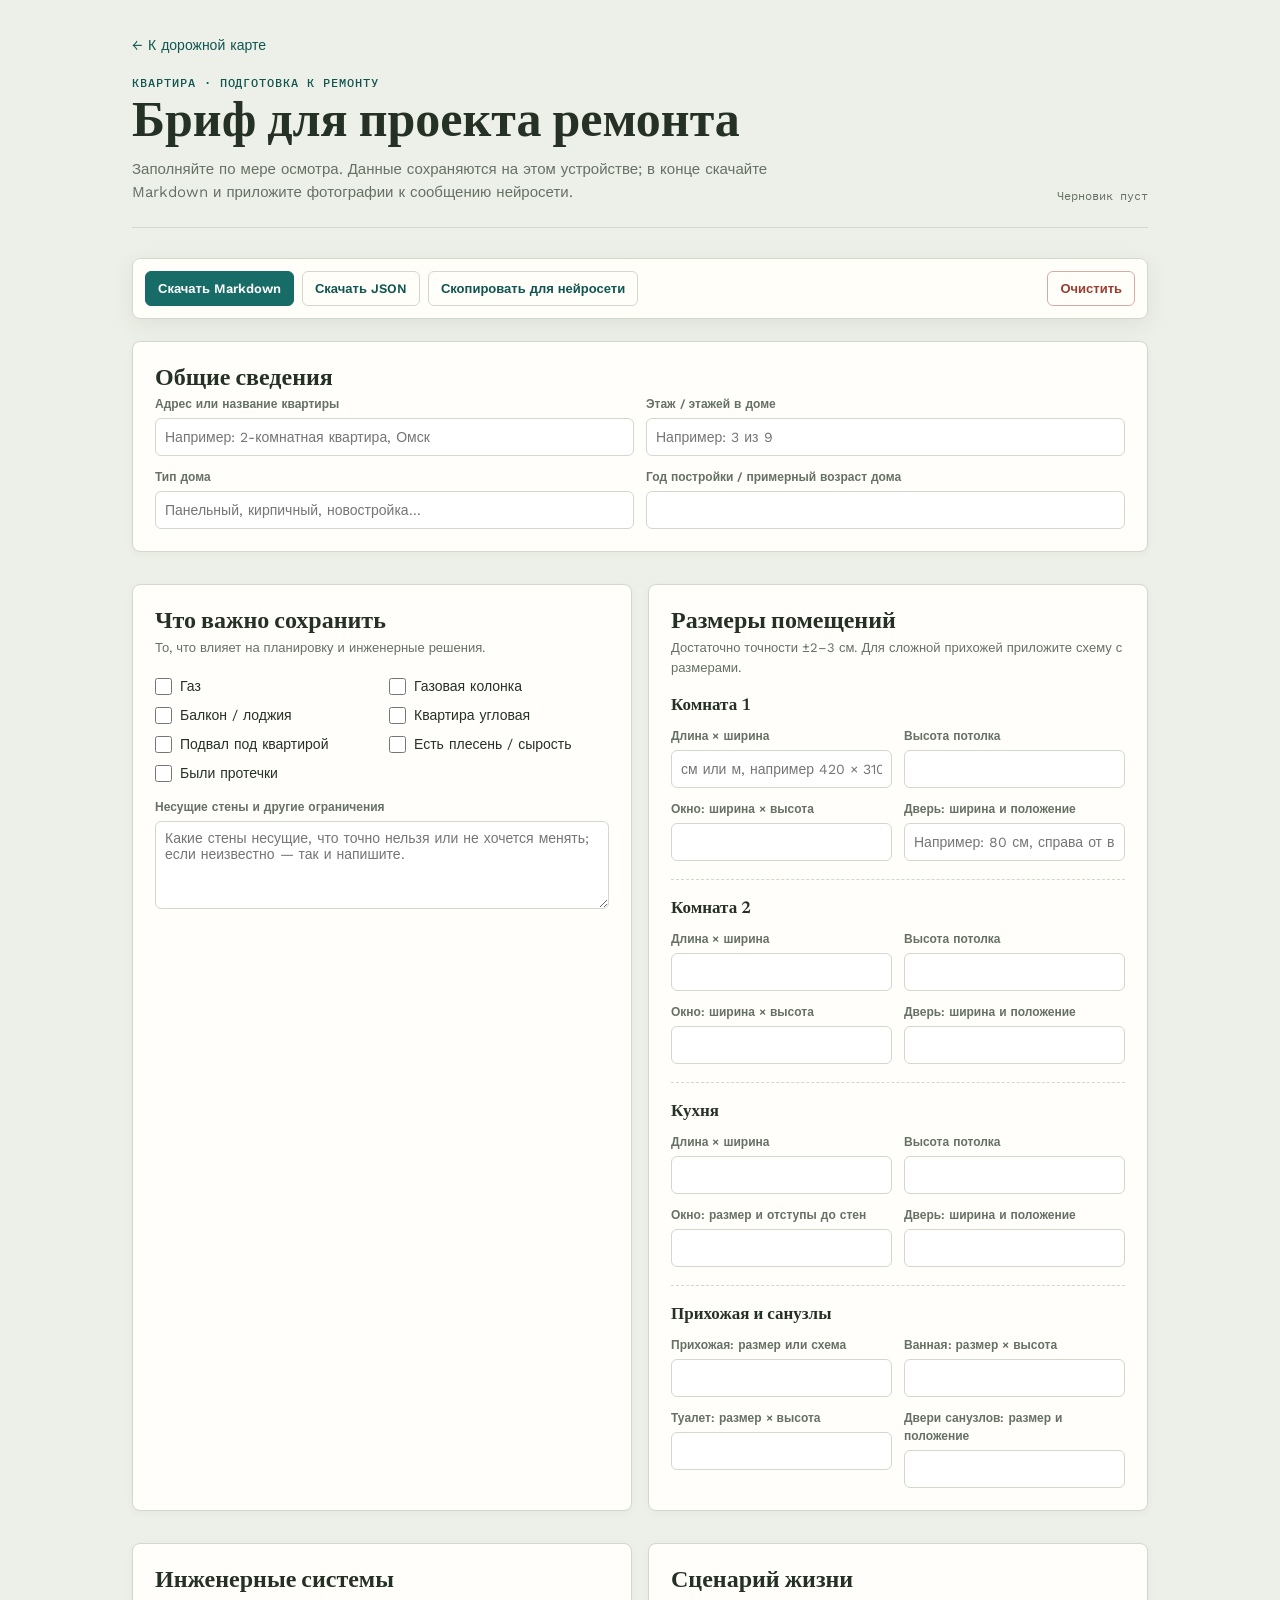
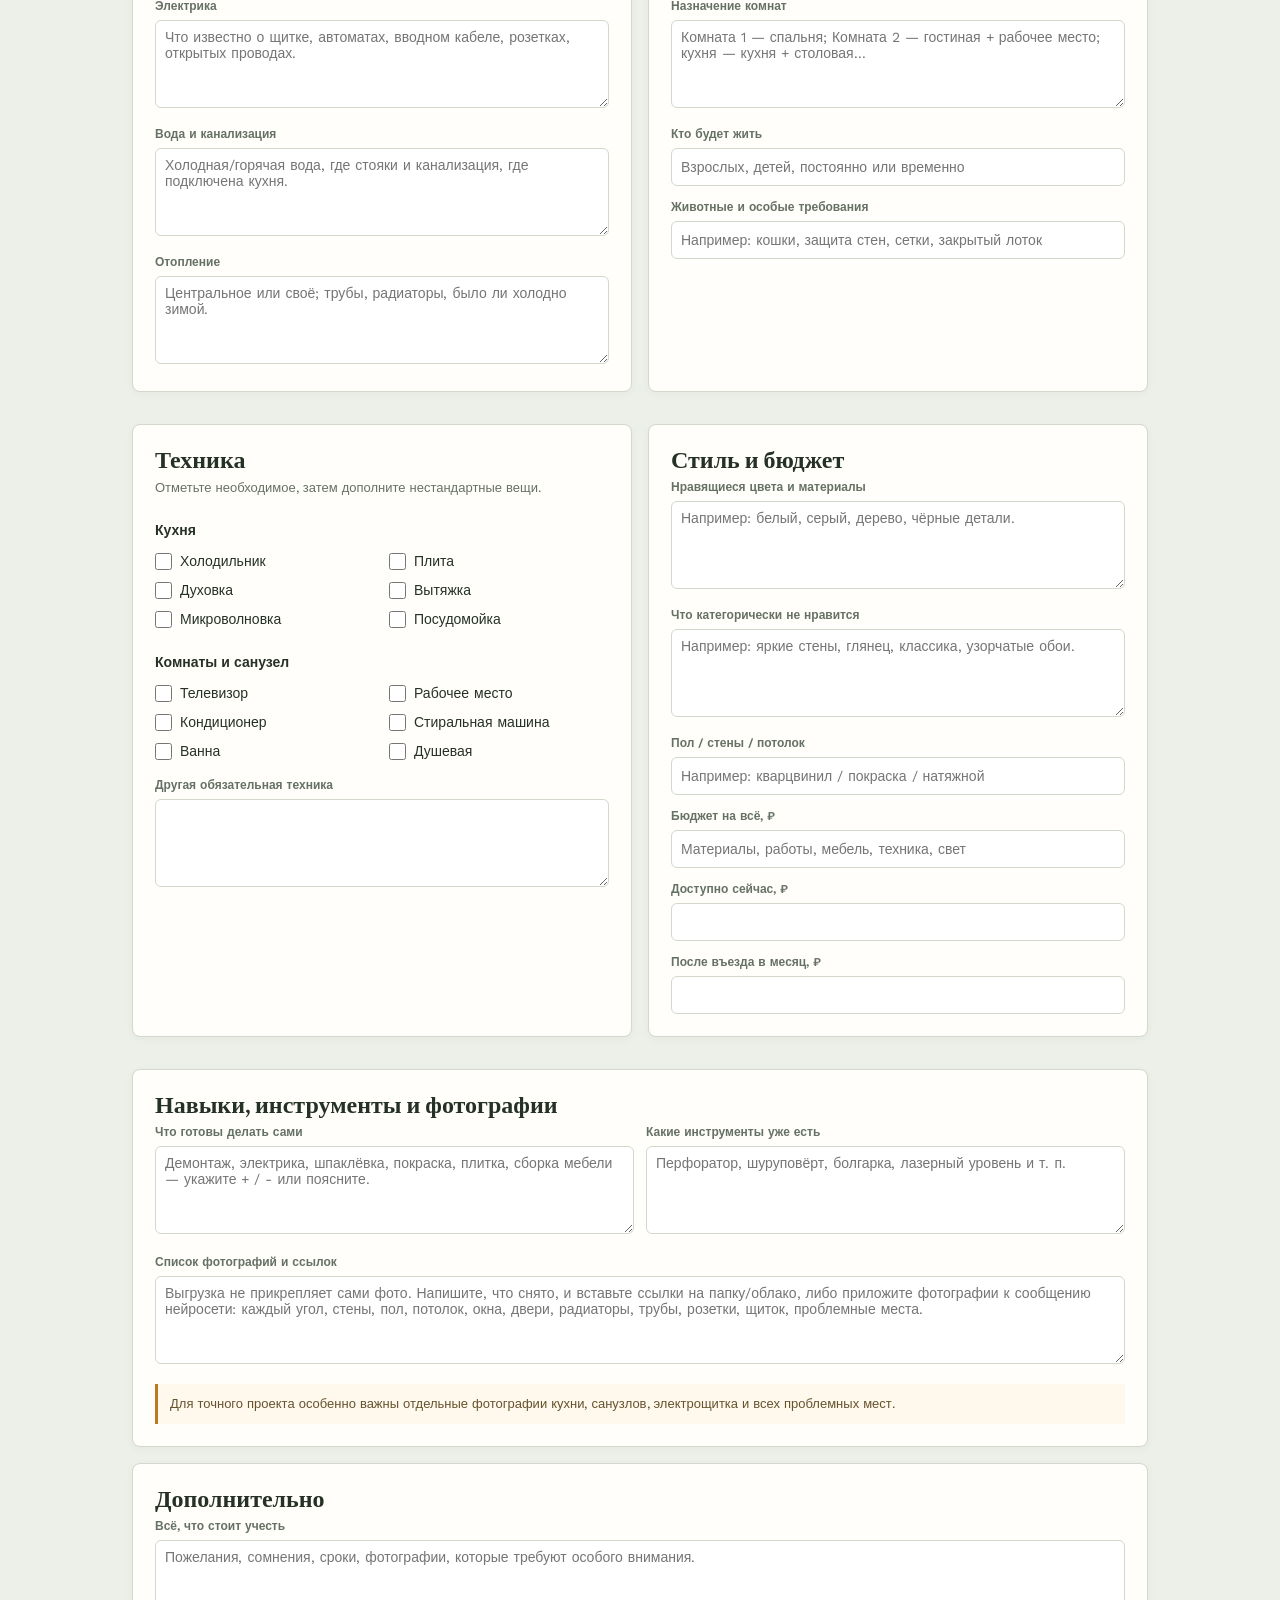
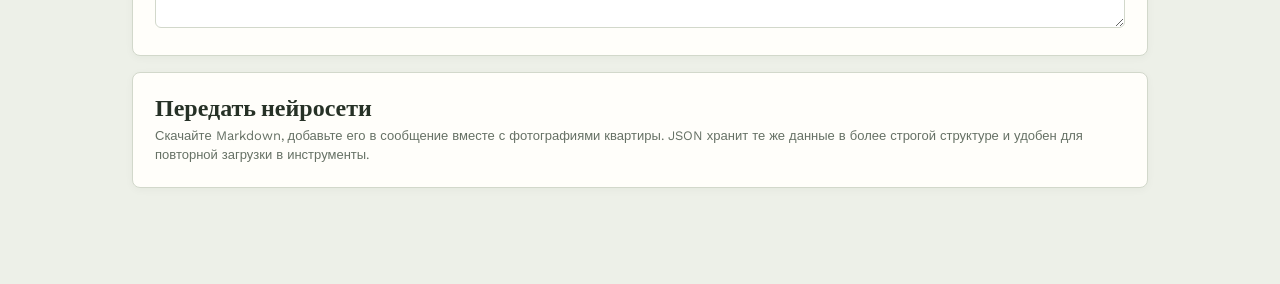
<file: flat_1.html>
<!doctype html>
<html lang="ru">
  <head>
    <meta charset="UTF-8" />
    <meta name="viewport" content="width=device-width, initial-scale=1.0" />
    <title>Бриф на ремонт квартиры</title>
    <link rel="preconnect" href="https://fonts.googleapis.com" />
    <link rel="preconnect" href="https://fonts.gstatic.com" crossorigin />
    <link href="https://fonts.googleapis.com/css2?family=Newsreader:opsz,wght@6..72,500;6..72,600&family=IBM+Plex+Mono:wght@400;500&family=Work+Sans:wght@400;500;600;700&display=swap" rel="stylesheet" />
    <style>
      :root { --bg:#edf0e8; --paper:#fffefa; --line:#d2d8cb; --ink:#263126; --soft:#667165; --teal:#176c67; --teal-dark:#105550; --gold:#bc791d; --alert:#9c3d32; }
      * { box-sizing:border-box; } body { margin:0; background:var(--bg); color:var(--ink); font:15px/1.5 'Work Sans',sans-serif; }
      .page { max-width:1060px; margin:auto; padding:34px 22px 80px; } .back { color:var(--teal-dark); font-size:14px; text-decoration:none; } .back:hover { text-decoration:underline; }
      header { display:flex; align-items:end; justify-content:space-between; gap:24px; margin:18px 0 30px; padding-bottom:24px; border-bottom:1px solid var(--line); }
      .eyebrow { color:var(--teal-dark); font:500 12px 'IBM Plex Mono',monospace; letter-spacing:.08em; text-transform:uppercase; } h1 { font:600 clamp(34px,5vw,50px)/1.05 Newsreader,serif; margin:8px 0; } .subtitle { margin:0; color:var(--soft); max-width:670px; }
      .save-status { flex:none; color:var(--soft); font:12px 'IBM Plex Mono',monospace; white-space:nowrap; }
      .actions { position:sticky; top:12px; z-index:5; display:flex; flex-wrap:wrap; gap:8px; padding:12px; margin:0 0 22px; border:1px solid var(--line); border-radius:8px; background:rgba(255,254,250,.96); box-shadow:0 6px 22px rgba(38,49,38,.08); }
      button { border:1px solid var(--teal); border-radius:6px; background:var(--teal); color:#fff; padding:9px 12px; font:600 13px 'Work Sans',sans-serif; cursor:pointer; } button:hover { background:var(--teal-dark); border-color:var(--teal-dark); } button.secondary { background:transparent; color:var(--teal-dark); border-color:var(--line); } button.secondary:hover { background:#edf5f1; border-color:var(--teal); } button.danger { margin-left:auto; background:transparent; color:var(--alert); border-color:#d9aaa4; } button.danger:hover { background:#fff0ee; border-color:var(--alert); }
      .grid { display:grid; grid-template-columns:repeat(2,minmax(0,1fr)); gap:16px; } section { background:var(--paper); border:1px solid var(--line); border-radius:8px; padding:22px; margin-bottom:16px; box-shadow:0 2px 8px rgba(38,49,38,.04); } section.wide { grid-column:1/-1; } h2 { font:600 24px Newsreader,serif; margin:0 0 4px; } .section-note { margin:0 0 18px; font-size:13px; color:var(--soft); } h3 { font-size:14px; margin:22px 0 10px; }
      .fields { display:grid; grid-template-columns:repeat(2,minmax(0,1fr)); gap:12px; } .fields.one { grid-template-columns:1fr; } label.field { display:block; color:var(--soft); font-size:12px; font-weight:600; } input, textarea, select { width:100%; min-height:38px; margin-top:5px; border:1px solid var(--line); border-radius:6px; background:#fff; color:var(--ink); font:14px 'Work Sans',sans-serif; padding:8px 9px; } textarea { min-height:88px; resize:vertical; } input:focus,textarea:focus,select:focus { outline:2px solid rgba(23,108,103,.18); border-color:var(--teal); }
      .room { padding-top:18px; margin-top:18px; border-top:1px dashed var(--line); } .room:first-of-type { padding-top:0; margin-top:0; border:0; } .room-title { font:600 17px Newsreader,serif; margin:0 0 12px; }
      .checks { display:grid; grid-template-columns:repeat(2,minmax(0,1fr)); gap:8px 14px; } .check { display:flex; gap:8px; align-items:center; color:var(--ink); cursor:pointer; font-size:14px; } .check input { width:17px; min-height:17px; margin:0; accent-color:var(--teal); }
      .hint { margin:15px 0 0; padding:10px 12px; border-left:3px solid var(--gold); background:#fff9ed; color:#66522e; font-size:13px; } .export-note { margin:0; color:var(--soft); font-size:13px; }
      @media (max-width:700px) { .page { padding:24px 12px 56px; } header { display:block; } .save-status { margin-top:12px; } .grid { grid-template-columns:1fr; } .fields,.checks { grid-template-columns:1fr; } section { padding:18px; } .actions { top:6px; } button.danger { margin-left:0; } }
    </style>
  </head>
  <body>
    <main class="page">
      <a class="back" href="./index.html">← К дорожной карте</a>
      <header><div><div class="eyebrow">Квартира · подготовка к ремонту</div><h1>Бриф для проекта ремонта</h1><p class="subtitle">Заполняйте по мере осмотра. Данные сохраняются на этом устройстве; в конце скачайте Markdown и приложите фотографии к сообщению нейросети.</p></div><div class="save-status" id="saveStatus">Черновик пуст</div></header>
      <div class="actions"><button type="button" id="downloadMd">Скачать Markdown</button><button type="button" class="secondary" id="downloadJson">Скачать JSON</button><button type="button" class="secondary" id="copyMd">Скопировать для нейросети</button><button type="button" class="danger" id="clearForm">Очистить</button></div>
      <form id="briefForm">
        <div class="grid">
          <section class="wide" data-section="Общие сведения"><h2>Общие сведения</h2><div class="fields"><label class="field">Адрес или название квартиры<input name="Адрес" placeholder="Например: 2-комнатная квартира, Омск" /></label><label class="field">Этаж / этажей в доме<input name="Этаж" placeholder="Например: 3 из 9" /></label><label class="field">Тип дома<input name="Тип дома" placeholder="Панельный, кирпичный, новостройка..." /></label><label class="field">Год постройки / примерный возраст дома<input name="Возраст дома" /></label></div></section>
          <section data-section="Ограничения и риски"><h2>Что важно сохранить</h2><p class="section-note">То, что влияет на планировку и инженерные решения.</p><div class="checks"><label class="check"><input type="checkbox" name="Газ" />Газ</label><label class="check"><input type="checkbox" name="Газовая колонка" />Газовая колонка</label><label class="check"><input type="checkbox" name="Балкон или лоджия" />Балкон / лоджия</label><label class="check"><input type="checkbox" name="Квартира угловая" />Квартира угловая</label><label class="check"><input type="checkbox" name="Подвал под квартирой" />Подвал под квартирой</label><label class="check"><input type="checkbox" name="Плесень или сырость" />Есть плесень / сырость</label><label class="check"><input type="checkbox" name="Протечки" />Были протечки</label></div><label class="field" style="margin-top:14px">Несущие стены и другие ограничения<textarea name="Несущие стены и ограничения" placeholder="Какие стены несущие, что точно нельзя или не хочется менять; если неизвестно — так и напишите."></textarea></label></section>
          <section data-section="Размеры помещений"><h2>Размеры помещений</h2><p class="section-note">Достаточно точности ±2–3 см. Для сложной прихожей приложите схему с размерами.</p><div class="room"><p class="room-title">Комната 1</p><div class="fields"><label class="field">Длина × ширина<input name="Комната 1 — размер" placeholder="см или м, например 420 × 310" /></label><label class="field">Высота потолка<input name="Комната 1 — высота" /></label><label class="field">Окно: ширина × высота<input name="Комната 1 — окно" /></label><label class="field">Дверь: ширина и положение<input name="Комната 1 — дверь" placeholder="Например: 80 см, справа от входа" /></label></div></div><div class="room"><p class="room-title">Комната 2</p><div class="fields"><label class="field">Длина × ширина<input name="Комната 2 — размер" /></label><label class="field">Высота потолка<input name="Комната 2 — высота" /></label><label class="field">Окно: ширина × высота<input name="Комната 2 — окно" /></label><label class="field">Дверь: ширина и положение<input name="Комната 2 — дверь" /></label></div></div><div class="room"><p class="room-title">Кухня</p><div class="fields"><label class="field">Длина × ширина<input name="Кухня — размер" /></label><label class="field">Высота потолка<input name="Кухня — высота" /></label><label class="field">Окно: размер и отступы до стен<input name="Кухня — окно" /></label><label class="field">Дверь: ширина и положение<input name="Кухня — дверь" /></label></div></div><div class="room"><p class="room-title">Прихожая и санузлы</p><div class="fields"><label class="field">Прихожая: размер или схема<input name="Прихожая — размер или схема" /></label><label class="field">Ванная: размер × высота<input name="Ванная — размер" /></label><label class="field">Туалет: размер × высота<input name="Туалет — размер" /></label><label class="field">Двери санузлов: размер и положение<input name="Санузлы — двери" /></label></div></div></section>
          <section data-section="Инженерные системы"><h2>Инженерные системы</h2><div class="fields one"><label class="field">Электрика<textarea name="Электрика" placeholder="Что известно о щитке, автоматах, вводном кабеле, розетках, открытых проводах."></textarea></label><label class="field">Вода и канализация<textarea name="Вода и канализация" placeholder="Холодная/горячая вода, где стояки и канализация, где подключена кухня."></textarea></label><label class="field">Отопление<textarea name="Отопление" placeholder="Центральное или своё; трубы, радиаторы, было ли холодно зимой."></textarea></label></div></section>
          <section data-section="Как будут использоваться помещения"><h2>Сценарий жизни</h2><div class="fields one"><label class="field">Назначение комнат<textarea name="Назначение комнат" placeholder="Комната 1 — спальня; Комната 2 — гостиная + рабочее место; кухня — кухня + столовая... "></textarea></label><label class="field">Кто будет жить<input name="Жильцы" placeholder="Взрослых, детей, постоянно или временно" /></label><label class="field">Животные и особые требования<input name="Животные и требования" placeholder="Например: кошки, защита стен, сетки, закрытый лоток" /></label></div></section>
          <section data-section="Техника"><h2>Техника</h2><p class="section-note">Отметьте необходимое, затем дополните нестандартные вещи.</p><h3>Кухня</h3><div class="checks"><label class="check"><input type="checkbox" name="Техника — холодильник" />Холодильник</label><label class="check"><input type="checkbox" name="Техника — плита" />Плита</label><label class="check"><input type="checkbox" name="Техника — духовка" />Духовка</label><label class="check"><input type="checkbox" name="Техника — вытяжка" />Вытяжка</label><label class="check"><input type="checkbox" name="Техника — микроволновка" />Микроволновка</label><label class="check"><input type="checkbox" name="Техника — посудомойка" />Посудомойка</label></div><h3>Комнаты и санузел</h3><div class="checks"><label class="check"><input type="checkbox" name="Техника — телевизор" />Телевизор</label><label class="check"><input type="checkbox" name="Техника — рабочее место" />Рабочее место</label><label class="check"><input type="checkbox" name="Техника — кондиционер" />Кондиционер</label><label class="check"><input type="checkbox" name="Техника — стиральная машина" />Стиральная машина</label><label class="check"><input type="checkbox" name="Техника — ванна" />Ванна</label><label class="check"><input type="checkbox" name="Техника — душевая" />Душевая</label></div><label class="field" style="margin-top:14px">Другая обязательная техника<textarea name="Другая техника"></textarea></label></section>
          <section data-section="Стиль и бюджет"><h2>Стиль и бюджет</h2><div class="fields one"><label class="field">Нравящиеся цвета и материалы<textarea name="Нравящиеся цвета и материалы" placeholder="Например: белый, серый, дерево, чёрные детали."></textarea></label><label class="field">Что категорически не нравится<textarea name="Что не нравится" placeholder="Например: яркие стены, глянец, классика, узорчатые обои."></textarea></label><label class="field">Пол / стены / потолок<input name="Предпочтения по отделке" placeholder="Например: кварцвинил / покраска / натяжной" /></label><label class="field">Бюджет на всё, ₽<input name="Бюджет на всё" inputmode="numeric" placeholder="Материалы, работы, мебель, техника, свет" /></label><label class="field">Доступно сейчас, ₽<input name="Доступно сейчас" inputmode="numeric" /></label><label class="field">После въезда в месяц, ₽<input name="Ежемесячный бюджет после въезда" inputmode="numeric" /></label></div></section>
          <section class="wide" data-section="Навыки, инструменты и фотографии"><h2>Навыки, инструменты и фотографии</h2><div class="fields"><label class="field">Что готовы делать сами<textarea name="Навыки" placeholder="Демонтаж, электрика, шпаклёвка, покраска, плитка, сборка мебели — укажите + / - или поясните."></textarea></label><label class="field">Какие инструменты уже есть<textarea name="Инструменты" placeholder="Перфоратор, шуруповёрт, болгарка, лазерный уровень и т. п."></textarea></label></div><label class="field" style="margin-top:14px">Список фотографий и ссылок<textarea name="Фотографии и ссылки" placeholder="Выгрузка не прикрепляет сами фото. Напишите, что снято, и вставьте ссылки на папку/облако, либо приложите фотографии к сообщению нейросети: каждый угол, стены, пол, потолок, окна, двери, радиаторы, трубы, розетки, щиток, проблемные места."></textarea></label><p class="hint">Для точного проекта особенно важны отдельные фотографии кухни, санузлов, электрощитка и всех проблемных мест.</p></section>
        </div>
        <section data-section="Дополнительно"><h2>Дополнительно</h2><label class="field">Всё, что стоит учесть<textarea name="Дополнительные комментарии" placeholder="Пожелания, сомнения, сроки, фотографии, которые требуют особого внимания."></textarea></label></section>
      </form>
      <section><h2>Передать нейросети</h2><p class="export-note">Скачайте Markdown, добавьте его в сообщение вместе с фотографиями квартиры. JSON хранит те же данные в более строгой структуре и удобен для повторной загрузки в инструменты.</p></section>
    </main>
    <script>
      const form = document.getElementById('briefForm'); const key = 'renovation-brief-v1'; const status = document.getElementById('saveStatus');
      const esc = (text) => String(text).replace(/\\/g, '\\\\').replace(/`/g, '\\`');
      function data() { const result = {}; form.querySelectorAll('section[data-section]').forEach(section => { const group = {}; section.querySelectorAll('[name]').forEach(field => { const value = field.type === 'checkbox' ? field.checked : field.value.trim(); if (value) group[field.name] = value; }); if (Object.keys(group).length) result[section.dataset.section] = group; }); return result; }
      function save() { localStorage.setItem(key, JSON.stringify(data())); status.textContent = 'Сохранено ' + new Date().toLocaleTimeString('ru-RU', {hour:'2-digit', minute:'2-digit'}); }
      function load() { try { const saved = JSON.parse(localStorage.getItem(key) || '{}'); form.querySelectorAll('[name]').forEach(field => { const value = Object.values(saved).find(group => Object.prototype.hasOwnProperty.call(group, field.name))?.[field.name]; if (value !== undefined) field.type === 'checkbox' ? field.checked = Boolean(value) : field.value = value; }); if (Object.keys(saved).length) status.textContent = 'Черновик восстановлен'; } catch (_) {} }
      function markdown() { const sections = data(); let out = '# Бриф для проекта ремонта\\n\\n'; if (!Object.keys(sections).length) return out + 'Данные пока не заполнены.\\n'; Object.entries(sections).forEach(([title, fields]) => { out += '## ' + title + '\\n\\n'; Object.entries(fields).forEach(([label, value]) => { out += value === true ? '- ' + label + ': да\\n' : '**' + label + ':** ' + esc(value) + '\\n\\n'; }); }); return out; }
      function download(name, type, content) { const url = URL.createObjectURL(new Blob([content], {type})); const link = document.createElement('a'); link.href = url; link.download = name; link.click(); URL.revokeObjectURL(url); }
      form.addEventListener('input', save); form.addEventListener('change', save); document.getElementById('downloadMd').onclick = () => download('brief-remonta.md', 'text/markdown;charset=utf-8', markdown()); document.getElementById('downloadJson').onclick = () => download('brief-remonta.json', 'application/json;charset=utf-8', JSON.stringify({exportedAt:new Date().toISOString(), data:data()}, null, 2)); document.getElementById('copyMd').onclick = async () => { try { await navigator.clipboard.writeText(markdown()); document.getElementById('copyMd').textContent = 'Скопировано'; setTimeout(() => document.getElementById('copyMd').textContent = 'Скопировать для нейросети', 1600); } catch (_) { alert('Не удалось скопировать. Скачайте Markdown.'); } }; document.getElementById('clearForm').onclick = () => { if (confirm('Очистить весь заполненный бриф на этом устройстве?')) { form.reset(); localStorage.removeItem(key); status.textContent = 'Черновик очищен'; } }; load();
    </script>
  </body>
</html>
</file>
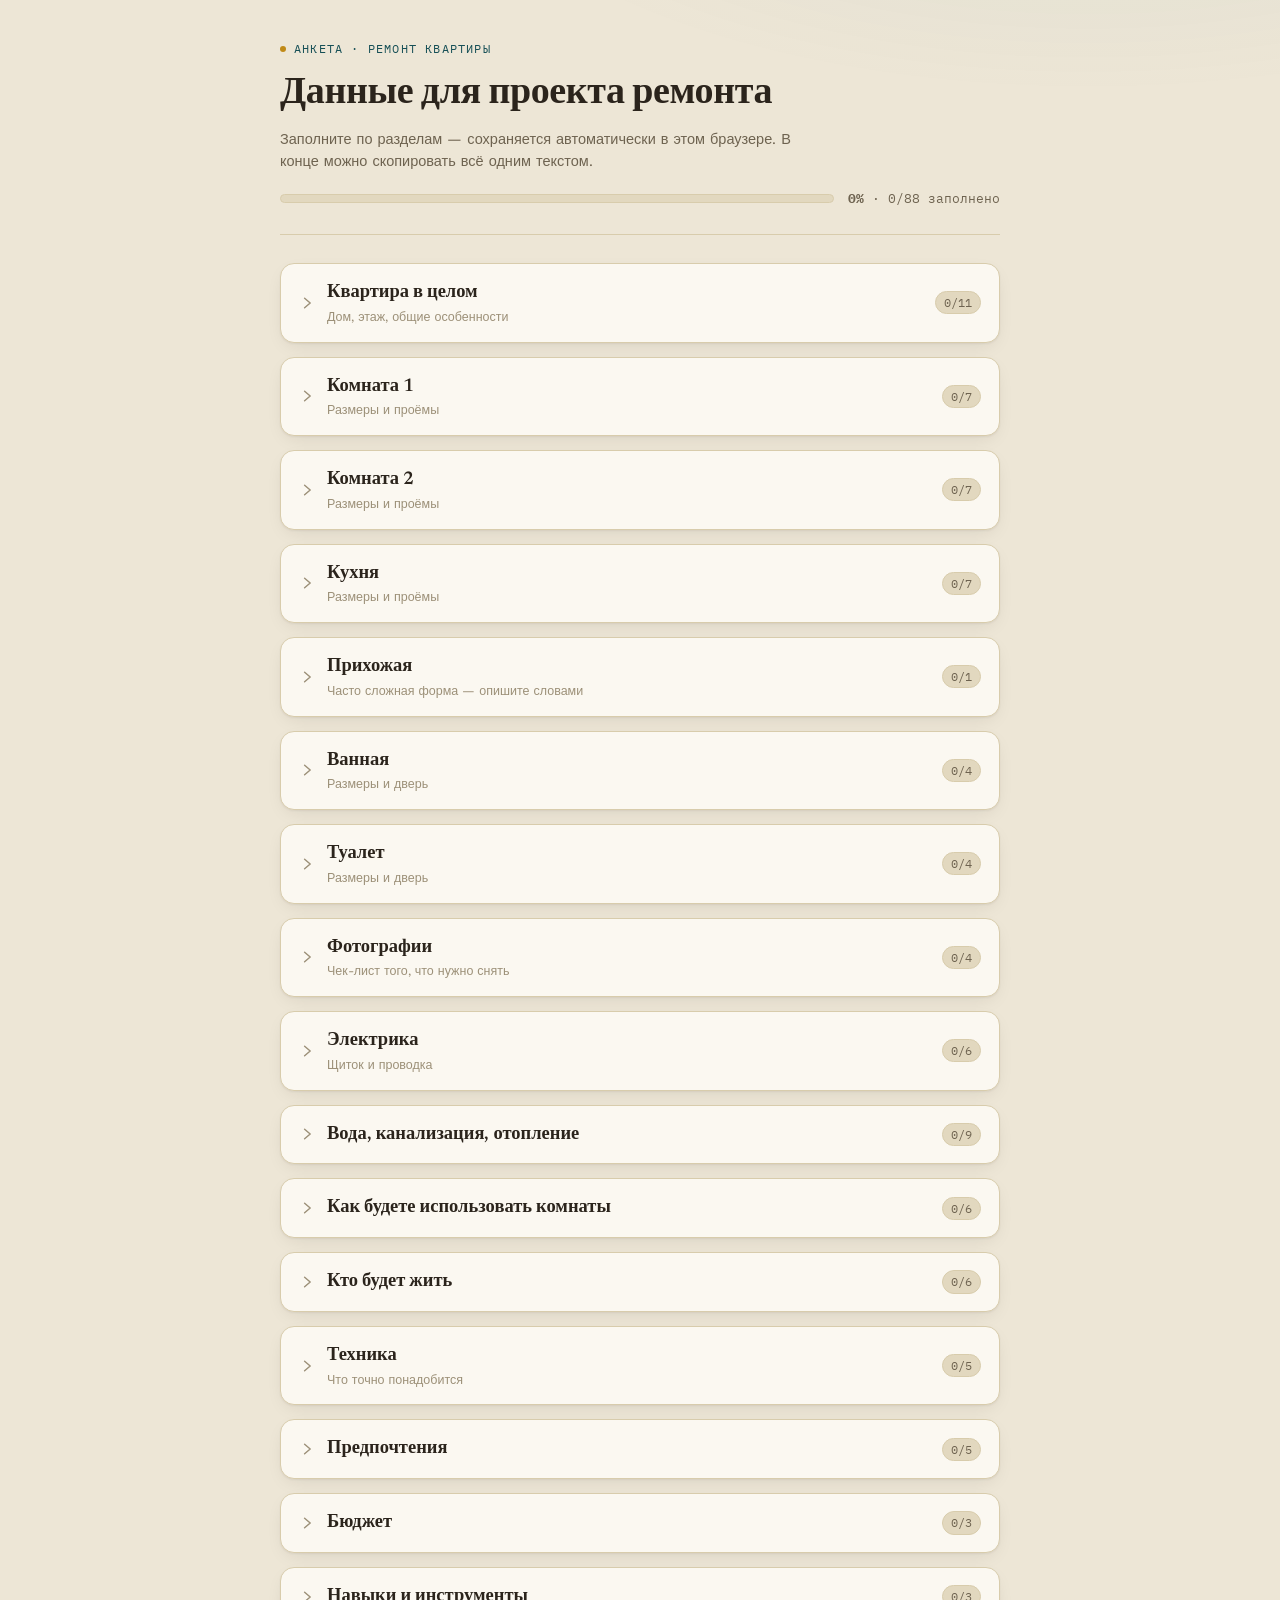
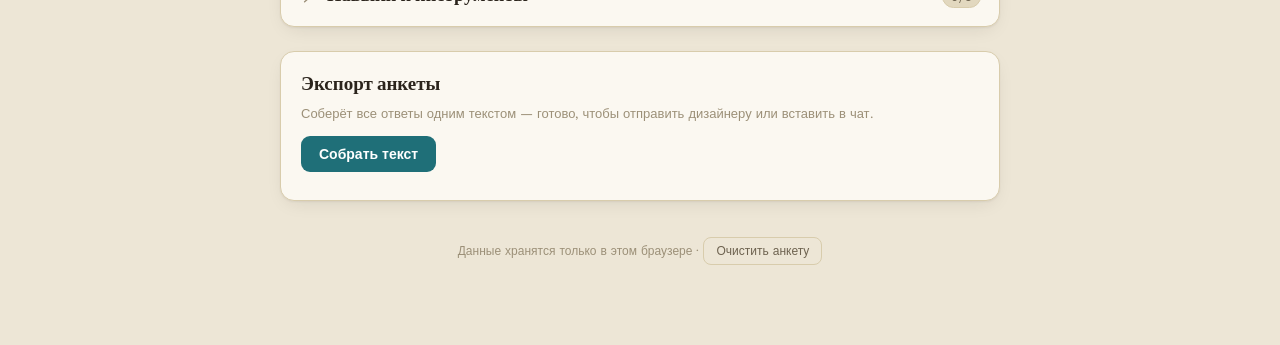
<file: flat_2.html>
<!doctype html>
<html lang="ru">
  <head>
    <meta charset="UTF-8" />
    <meta name="viewport" content="width=device-width, initial-scale=1.0" />
    <title>Анкета по ремонту квартиры</title>
    <link rel="preconnect" href="https://fonts.googleapis.com" />
    <link rel="preconnect" href="https://fonts.gstatic.com" crossorigin />
    <link
      href="https://fonts.googleapis.com/css2?family=Newsreader:ital,opsz,wght@0,6..72,400;0,6..72,500;0,6..72,600;1,6..72,500&family=Work+Sans:wght@400;500;600;700&family=IBM+Plex+Mono:wght@400;500&display=swap"
      rel="stylesheet"
    />
    <style>
      :root {
        --bg: #ede6d6;
        --bg-deep: #e2d8bf;
        --card: #fbf8f1;
        --card-line: #d8ccac;
        --ink: #2b241c;
        --ink-soft: #6e6350;
        --ink-faint: #9c9078;
        --teal: #1f6f78;
        --teal-deep: #164f56;
        --gold: #c08a17;
        --radius: 14px;
        --shadow: 0 1px 2px rgba(43, 36, 28, 0.06), 0 6px 20px -8px rgba(43, 36, 28, 0.15);
      }
      * {
        box-sizing: border-box;
      }
      html,
      body {
        margin: 0;
        padding: 0;
      }
      body {
        background: radial-gradient(1100px 480px at 85% -10%, rgba(31, 111, 120, 0.08), transparent 60%), var(--bg);
        color: var(--ink);
        font-family: 'Work Sans', sans-serif;
        line-height: 1.5;
        padding-bottom: 80px;
      }
      .wrap {
        max-width: 760px;
        margin: 0 auto;
        padding: 40px 20px 0;
      }
      header {
        padding-bottom: 26px;
        border-bottom: 1px solid var(--card-line);
        margin-bottom: 28px;
      }
      .eyebrow {
        font-family: 'IBM Plex Mono', monospace;
        font-size: 12px;
        letter-spacing: 0.1em;
        text-transform: uppercase;
        color: var(--teal-deep);
        display: flex;
        align-items: center;
        gap: 8px;
      }
      .eyebrow .dot {
        width: 6px;
        height: 6px;
        border-radius: 50%;
        background: var(--gold);
      }
      h1 {
        font-family: 'Newsreader', serif;
        font-weight: 600;
        font-size: clamp(28px, 5vw, 38px);
        margin: 8px 0 6px;
        letter-spacing: -0.01em;
      }
      .subtitle {
        color: var(--ink-soft);
        font-size: 14.5px;
        max-width: 58ch;
      }
      .progress-row {
        display: flex;
        align-items: center;
        gap: 14px;
        margin-top: 16px;
      }
      .progress-track {
        flex: 1;
        height: 9px;
        border-radius: 999px;
        background: var(--bg-deep);
        border: 1px solid var(--card-line);
        overflow: hidden;
      }
      .progress-fill {
        height: 100%;
        border-radius: 999px;
        background: linear-gradient(90deg, var(--teal), var(--gold));
        width: 0%;
        transition: width 0.3s ease;
      }
      .progress-num {
        font-family: 'IBM Plex Mono', monospace;
        font-size: 13px;
        color: var(--ink-soft);
        white-space: nowrap;
      }

      details.section {
        background: var(--card);
        border: 1px solid var(--card-line);
        border-radius: var(--radius);
        box-shadow: var(--shadow);
        margin-bottom: 14px;
        overflow: hidden;
      }
      summary {
        list-style: none;
        cursor: pointer;
        padding: 15px 18px;
        display: flex;
        align-items: center;
        gap: 12px;
        user-select: none;
      }
      summary::-webkit-details-marker {
        display: none;
      }
      summary .chev {
        width: 16px;
        height: 16px;
        flex-shrink: 0;
        color: var(--ink-faint);
        transition: transform 0.2s ease;
      }
      details[open] summary .chev {
        transform: rotate(90deg);
      }
      .sec-titles {
        flex: 1;
      }
      .sec-title {
        font-family: 'Newsreader', serif;
        font-size: 18.5px;
        font-weight: 600;
        margin: 0;
      }
      .sec-desc {
        font-size: 12.5px;
        color: var(--ink-faint);
        margin-top: 1px;
      }
      .sec-badge {
        font-family: 'IBM Plex Mono', monospace;
        font-size: 11.5px;
        color: var(--ink-soft);
        background: var(--bg-deep);
        border: 1px solid var(--card-line);
        padding: 2px 8px;
        border-radius: 999px;
        white-space: nowrap;
      }
      .sec-body {
        padding: 4px 18px 18px;
        border-top: 1px solid var(--card-line);
      }

      .field {
        margin-top: 14px;
      }
      .field label {
        display: block;
        font-size: 13.5px;
        color: var(--ink-soft);
        margin-bottom: 5px;
        font-weight: 500;
      }
      .field input[type='text'],
      .field input[type='number'],
      .field select,
      .field textarea {
        width: 100%;
        font-family: 'Work Sans', sans-serif;
        font-size: 14.5px;
        color: var(--ink);
        border: 1px solid var(--card-line);
        background: #fff;
        border-radius: 8px;
        padding: 8px 10px;
      }
      .field textarea {
        resize: vertical;
        min-height: 60px;
      }
      .field input:focus,
      .field select:focus,
      .field textarea:focus {
        outline: 2px solid var(--teal);
        outline-offset: 1px;
      }

      .radio-group,
      .checkbox-group {
        display: flex;
        flex-wrap: wrap;
        gap: 8px 16px;
      }
      .radio-opt,
      .checkbox-opt {
        display: flex;
        align-items: center;
        gap: 6px;
        font-size: 14px;
        color: var(--ink);
        cursor: pointer;
      }
      .checkbox-field label {
        display: flex;
        align-items: center;
        gap: 8px;
        font-size: 14.5px;
        color: var(--ink);
        font-weight: 500;
        cursor: pointer;
      }
      input[type='checkbox'],
      input[type='radio'] {
        accent-color: var(--teal);
        width: 16px;
        height: 16px;
        cursor: pointer;
      }

      .export-card {
        background: var(--card);
        border: 1px solid var(--card-line);
        border-radius: var(--radius);
        box-shadow: var(--shadow);
        padding: 20px;
        margin-top: 24px;
      }
      .export-title {
        font-family: 'Newsreader', serif;
        font-size: 19px;
        font-weight: 600;
        margin: 0 0 4px;
      }
      .export-sub {
        font-size: 13px;
        color: var(--ink-faint);
        margin-bottom: 12px;
      }
      #exportBtn {
        font-family: 'Work Sans', sans-serif;
        font-weight: 600;
        font-size: 14px;
        color: #fff;
        background: var(--teal);
        border: none;
        border-radius: 9px;
        padding: 10px 18px;
        cursor: pointer;
      }
      #exportBtn:hover {
        background: var(--teal-deep);
      }
      #copyBtn {
        font-family: 'Work Sans', sans-serif;
        font-size: 13px;
        color: var(--ink-soft);
        background: none;
        border: 1px solid var(--card-line);
        border-radius: 8px;
        padding: 7px 12px;
        cursor: pointer;
        margin-left: 8px;
      }
      #copyBtn:hover {
        border-color: var(--ink-faint);
        color: var(--ink);
      }
      #exportOutput {
        width: 100%;
        min-height: 0;
        height: 0;
        opacity: 0;
        position: absolute;
        pointer-events: none;
      }
      #exportOutput.shown {
        height: 280px;
        opacity: 1;
        position: static;
        pointer-events: auto;
        margin-top: 14px;
        font-family: 'IBM Plex Mono', monospace;
        font-size: 12.5px;
        border: 1px solid var(--card-line);
        border-radius: 8px;
        padding: 12px;
        background: #fff;
        white-space: pre;
        overflow: auto;
      }
      .copy-note {
        font-size: 12px;
        color: var(--ink-faint);
        margin-top: 8px;
      }

      footer {
        text-align: center;
        margin-top: 36px;
        font-size: 12px;
        color: var(--ink-faint);
      }
      .reset-btn {
        background: none;
        border: 1px solid var(--card-line);
        color: var(--ink-soft);
        font-family: 'Work Sans', sans-serif;
        font-size: 12px;
        padding: 6px 12px;
        border-radius: 8px;
        cursor: pointer;
      }
      .reset-btn:hover {
        border-color: var(--ink-faint);
        color: var(--ink);
      }
    </style>
  </head>
  <body>
    <div class="wrap">
      <header>
        <div class="eyebrow"><span class="dot"></span>АНКЕТА · РЕМОНТ КВАРТИРЫ</div>
        <h1>Данные для проекта ремонта</h1>
        <div class="subtitle">
          Заполните по разделам — сохраняется автоматически в этом браузере. В конце можно скопировать всё одним
          текстом.
        </div>
        <div class="progress-row">
          <div class="progress-track"><div class="progress-fill" id="progFill"></div></div>
          <div class="progress-num"><b id="progPct">0%</b> · <span id="progCount">0/0</span> заполнено</div>
        </div>
      </header>

      <div id="sections"></div>

      <div class="export-card">
        <div class="export-title">Экспорт анкеты</div>
        <div class="export-sub">
          Соберёт все ответы одним текстом — готово, чтобы отправить дизайнеру или вставить в чат.
        </div>
        <button id="exportBtn" type="button">Собрать текст</button>
        <button id="copyBtn" type="button" hidden>Скопировать</button>
        <textarea id="exportOutput" readonly></textarea>
        <div class="copy-note" id="copyNote"></div>
      </div>

      <footer>
        Данные хранятся только в этом браузере · <button class="reset-btn" id="resetBtn">Очистить анкету</button>
      </footer>
    </div>

    <script>
      const STORAGE_KEY = 'remont-anketa-v1';
      let state = {};

      function roomFields(prefix, withWindow) {
        const f = [
          { id: `${prefix}_size`, label: 'Длина × ширина', type: 'text', placeholder: 'напр. 4.2 × 3.5 м' },
          { id: `${prefix}_height`, label: 'Высота потолка', type: 'text' },
        ];
        if (withWindow) {
          f.push(
            { id: `${prefix}_window`, label: 'Окно: ширина × высота', type: 'text' },
            { id: `${prefix}_window_left`, label: 'От окна до левой стены', type: 'text' },
            { id: `${prefix}_window_right`, label: 'От окна до правой стены', type: 'text' },
          );
        }
        f.push(
          { id: `${prefix}_door`, label: 'Ширина двери', type: 'text' },
          { id: `${prefix}_door_pos`, label: 'Где дверь относительно стен', type: 'text' },
        );
        return f;
      }

      const sections = [
        {
          id: 'general',
          title: 'Квартира в целом',
          desc: 'Дом, этаж, общие особенности',
          fields: [
            { id: 'floor', label: 'Этаж', type: 'text' },
            { id: 'floors_total', label: 'Этажей в доме', type: 'text' },
            { id: 'house_type', label: 'Тип дома', type: 'text', placeholder: 'панель / кирпич / монолит' },
            { id: 'balcony', label: 'Балкон / лоджия', type: 'radio', options: ['Да', 'Нет'] },
            { id: 'corner', label: 'Квартира угловая', type: 'radio', options: ['Да', 'Нет'] },
            { id: 'basement', label: 'Подвал под квартирой', type: 'radio', options: ['Да', 'Нет', 'Не знаю'] },
            { id: 'mold', label: 'Плесень / сырость сейчас', type: 'radio', options: ['Да', 'Нет'] },
            { id: 'leaks', label: 'Были протечки', type: 'radio', options: ['Да', 'Нет'] },
            { id: 'gas', label: 'Газ есть', type: 'radio', options: ['Да', 'Нет'] },
            { id: 'gas_heater', label: 'Газовая колонка', type: 'radio', options: ['Да', 'Нет'] },
            { id: 'load_walls', label: 'Несущие стены известны', type: 'radio', options: ['Да', 'Нет', 'Не знаю'] },
          ],
        },
        { id: 'room1', title: 'Комната 1', desc: 'Размеры и проёмы', fields: roomFields('room1', true) },
        { id: 'room2', title: 'Комната 2', desc: 'Размеры и проёмы', fields: roomFields('room2', true) },
        { id: 'kitchen', title: 'Кухня', desc: 'Размеры и проёмы', fields: roomFields('kitchen', true) },
        {
          id: 'hallway',
          title: 'Прихожая',
          desc: 'Часто сложная форма — опишите словами',
          fields: [
            {
              id: 'hallway_scheme',
              label: 'Размер / схема (если форма сложная — опишите или отметьте, что приложите фото схемы)',
              type: 'textarea',
            },
          ],
        },
        { id: 'bathroom', title: 'Ванная', desc: 'Размеры и дверь', fields: roomFields('bathroom', false) },
        { id: 'toilet', title: 'Туалет', desc: 'Размеры и дверь', fields: roomFields('toilet', false) },
        {
          id: 'photos',
          title: 'Фотографии',
          desc: 'Чек-лист того, что нужно снять',
          fields: [
            {
              id: 'photos_rooms',
              label: 'По каждой комнате: углы, стены, пол, потолок, окно, дверь, радиатор, розетки',
              type: 'checkbox',
            },
            {
              id: 'photos_kitchen',
              label: 'Кухня отдельно (плюс всё подозрительное — трещины, сырость, вздутия)',
              type: 'checkbox',
            },
            { id: 'photos_bathroom', label: 'Санузел отдельно', type: 'checkbox' },
            { id: 'photos_notes', label: 'Заметки по фото', type: 'textarea' },
          ],
        },
        {
          id: 'electrics',
          title: 'Электрика',
          desc: 'Щиток и проводка',
          fields: [
            { id: 'elec_panel_photo', label: 'Фото электрощитка сделано', type: 'checkbox' },
            {
              id: 'elec_breakers_photo',
              label: 'Фото автоматов крупным планом (чтобы читались надписи)',
              type: 'checkbox',
            },
            { id: 'elec_cable_photo', label: 'Фото ввода кабеля в квартиру', type: 'checkbox' },
            { id: 'elec_outlets_photo', label: '3–5 фото существующих розеток', type: 'checkbox' },
            { id: 'elec_wires_photo', label: 'Фото открытых проводов (если есть)', type: 'checkbox' },
            { id: 'elec_notes', label: 'Что уже известно про электрику', type: 'textarea' },
          ],
        },
        {
          id: 'utilities',
          title: 'Вода, канализация, отопление',
          desc: '',
          fields: [
            {
              id: 'water_cold',
              label: 'Холодная вода',
              type: 'select',
              options: ['Центральная', 'Скважина', 'Другое', 'Не знаю'],
            },
            {
              id: 'water_hot',
              label: 'Горячая вода',
              type: 'select',
              options: ['Центральная', 'Бойлер', 'Колонка', 'Не знаю'],
            },
            { id: 'sewer_riser', label: 'Где стояк канализации', type: 'text' },
            { id: 'sewer_kitchen', label: 'Где кухня подключена к канализации', type: 'text' },
            { id: 'sewer_bathroom', label: 'Где ванная / туалет подключены', type: 'text' },
            { id: 'heating_type', label: 'Отопление', type: 'select', options: ['Центральное', 'Своё', 'Не знаю'] },
            { id: 'heating_pipes', label: 'Какие трубы', type: 'text' },
            { id: 'heating_radiators', label: 'Какие радиаторы', type: 'text' },
            {
              id: 'heating_cold',
              label: 'Были зимой проблемы с холодом',
              type: 'radio',
              options: ['Да', 'Нет', 'Не знаю'],
            },
          ],
        },
        {
          id: 'usage',
          title: 'Как будете использовать комнаты',
          desc: '',
          fields: [
            { id: 'use_room1', label: 'Комната 1 будет', type: 'text', placeholder: 'спальня' },
            { id: 'use_room2', label: 'Комната 2 будет', type: 'text', placeholder: 'гостиная + рабочее место' },
            { id: 'use_kitchen', label: 'Кухня будет', type: 'text' },
            { id: 'use_hallway', label: 'Прихожая будет', type: 'text' },
            { id: 'use_bathroom', label: 'Ванная будет', type: 'text' },
            { id: 'use_toilet', label: 'Туалет будет', type: 'text' },
          ],
        },
        {
          id: 'residents',
          title: 'Кто будет жить',
          desc: '',
          fields: [
            { id: 'adults', label: 'Взрослых', type: 'number' },
            { id: 'children', label: 'Детей', type: 'number' },
            { id: 'pets', label: 'Животные (какие и сколько)', type: 'text' },
            { id: 'residency', label: 'Постоянно или временно', type: 'radio', options: ['Постоянно', 'Временно'] },
            {
              id: 'cats_considerations',
              label: 'Учитывать кошек в ремонте (защита стен, когтеточки, сетки, закрытые лотки)',
              type: 'checkbox',
            },
            { id: 'cats_notes', label: 'Заметки про животных', type: 'textarea' },
          ],
        },
        {
          id: 'appliances',
          title: 'Техника',
          desc: 'Что точно понадобится',
          fields: [
            {
              id: 'appl_kitchen',
              label: 'Кухня',
              type: 'checkboxGroup',
              options: [
                'Холодильник',
                'Плита',
                'Духовка',
                'Вытяжка',
                'Микроволновка',
                'Посудомойка',
                'Стиральная машина',
              ],
            },
            { id: 'appl_kitchen_other', label: 'Кухня — другое', type: 'text' },
            {
              id: 'appl_rooms',
              label: 'Комнаты',
              type: 'checkboxGroup',
              options: ['Телевизор', 'Компьютер', 'Рабочий стол', 'Кондиционер'],
            },
            { id: 'appl_rooms_other', label: 'Комнаты — другое', type: 'text' },
            {
              id: 'appl_bath',
              label: 'Санузел',
              type: 'checkboxGroup',
              options: ['Ванна', 'Душевая', 'Стиральная машина', 'Бойлер', 'Раковина', 'Зеркало с подсветкой'],
            },
          ],
        },
        {
          id: 'prefs',
          title: 'Предпочтения',
          desc: '',
          fields: [
            {
              id: 'colors_like',
              label: 'Цвета, которые нравятся',
              type: 'text',
              placeholder: 'белый / серый / дерево',
            },
            {
              id: 'colors_dislike',
              label: 'Что категорически не нравится',
              type: 'text',
              placeholder: 'глянец, яркие стены',
            },
            {
              id: 'floor_material',
              label: 'Пол',
              type: 'select',
              options: ['Ламинат', 'Кварцвинил', 'Линолеум', 'Не знаю'],
            },
            {
              id: 'wall_finish',
              label: 'Стены',
              type: 'select',
              options: ['Обои', 'Покраска', 'Комбинация', 'Не знаю'],
            },
            {
              id: 'ceiling_finish',
              label: 'Потолок',
              type: 'select',
              options: ['Натяжной', 'Штукатурка + покраска', 'Не знаю'],
            },
          ],
        },
        {
          id: 'budget',
          title: 'Бюджет',
          desc: '',
          fields: [
            { id: 'budget_total', label: 'На всё вместе, ₽', type: 'number' },
            { id: 'budget_now', label: 'Сейчас доступно, ₽', type: 'number' },
            { id: 'budget_monthly', label: 'После въезда готовы тратить в месяц, ₽', type: 'number' },
          ],
        },
        {
          id: 'skills',
          title: 'Навыки и инструменты',
          desc: '',
          fields: [
            {
              id: 'skills_list',
              label: 'Умею делать',
              type: 'checkboxGroup',
              options: [
                'Демонтаж',
                'Электрика',
                'Штробление',
                'Штукатурка',
                'Шпаклёвка',
                'Покраска',
                'Обои',
                'Плитка',
                'Ламинат',
                'Линолеум',
                'Гипсокартон',
                'Сантехника',
                'Сборка мебели',
              ],
            },
            {
              id: 'tools_list',
              label: 'Есть инструменты',
              type: 'checkboxGroup',
              options: [
                'Перфоратор',
                'Шуруповёрт',
                'Болгарка',
                'Лобзик',
                'Строительный уровень',
                'Лазерный уровень',
                'Миксер',
              ],
            },
            { id: 'tools_other', label: 'Другие инструменты', type: 'text' },
          ],
        },
      ];

      function escapeHtml(v) {
        return String(v ?? '')
          .replace(/&/g, '&amp;')
          .replace(/</g, '&lt;')
          .replace(/>/g, '&gt;')
          .replace(/"/g, '&quot;');
      }

      function loadState() {
        try {
          state = JSON.parse(localStorage.getItem(STORAGE_KEY) || '{}');
        } catch (e) {
          state = {};
        }
      }
      function saveState() {
        try {
          localStorage.setItem(STORAGE_KEY, JSON.stringify(state));
        } catch (e) {}
      }

      function fieldHTML(f) {
        const v = state[f.id];
        if (f.type === 'text' || f.type === 'number') {
          return `<div class="field"><label>${f.label}</label><input type="${f.type}" data-field="${f.id}" data-type="simple" value="${escapeHtml(v ?? '')}" placeholder="${escapeHtml(f.placeholder || '')}"></div>`;
        }
        if (f.type === 'textarea') {
          return `<div class="field"><label>${f.label}</label><textarea data-field="${f.id}" data-type="simple" rows="3">${escapeHtml(v ?? '')}</textarea></div>`;
        }
        if (f.type === 'select') {
          const opts = [
            '<option value="">— выбрать —</option>',
            ...f.options.map((o) => `<option ${v === o ? 'selected' : ''}>${o}</option>`),
          ];
          return `<div class="field"><label>${f.label}</label><select data-field="${f.id}" data-type="simple">${opts.join('')}</select></div>`;
        }
        if (f.type === 'radio') {
          return `<div class="field"><label>${f.label}</label><div class="radio-group">${f.options.map((o) => `<label class="radio-opt"><input type="radio" name="${f.id}" value="${o}" data-type="radio" ${v === o ? 'checked' : ''}>${o}</label>`).join('')}</div></div>`;
        }
        if (f.type === 'checkbox') {
          return `<div class="field checkbox-field"><label><input type="checkbox" data-field="${f.id}" data-type="bool" ${v ? 'checked' : ''}>${f.label}</label></div>`;
        }
        if (f.type === 'checkboxGroup') {
          const arr = Array.isArray(v) ? v : [];
          return `<div class="field"><label>${f.label}</label><div class="checkbox-group">${f.options.map((o) => `<label class="checkbox-opt"><input type="checkbox" data-group="${f.id}" data-type="group" value="${o}" ${arr.includes(o) ? 'checked' : ''}>${o}</label>`).join('')}</div></div>`;
        }
        return '';
      }

      function isFilled(f) {
        const v = state[f.id];
        if (f.type === 'checkbox') return !!v;
        if (f.type === 'checkboxGroup') return Array.isArray(v) && v.length > 0;
        return v !== undefined && String(v).trim() !== '';
      }

      function render() {
        const container = document.getElementById('sections');
        container.innerHTML = sections
          .map((sec) => {
            const total = sec.fields.length;
            const done = sec.fields.filter(isFilled).length;
            return `
      <details class="section" data-sec="${sec.id}">
        <summary>
          <svg class="chev" viewBox="0 0 20 20" fill="none"><path d="M7 4l7 6-7 6" stroke="currentColor" stroke-width="1.8" stroke-linecap="round" stroke-linejoin="round"/></svg>
          <div class="sec-titles">
            <p class="sec-title">${sec.title}</p>
            ${sec.desc ? `<div class="sec-desc">${sec.desc}</div>` : ''}
          </div>
          <div class="sec-badge">${done}/${total}</div>
        </summary>
        <div class="sec-body">${sec.fields.map(fieldHTML).join('')}</div>
      </details>`;
          })
          .join('');

        container.querySelectorAll('[data-type]').forEach((el) => {
          const evt = el.tagName === 'SELECT' || el.type === 'checkbox' || el.type === 'radio' ? 'change' : 'input';
          el.addEventListener(evt, handleFieldChange);
        });

        updateProgress();
      }

      function handleFieldChange(e) {
        const el = e.target;
        const type = el.dataset.type;
        if (type === 'simple') state[el.dataset.field] = el.value;
        else if (type === 'bool') state[el.dataset.field] = el.checked;
        else if (type === 'radio') state[el.name] = el.value;
        else if (type === 'group') {
          const key = el.dataset.group;
          const groupEls = document.querySelectorAll(`[data-type="group"][data-group="${key}"]`);
          state[key] = [...groupEls].filter((x) => x.checked).map((x) => x.value);
        }
        saveState();
        updateSectionBadge(el.closest('.section'));
        updateProgress();
      }

      function updateSectionBadge(sectionEl) {
        if (!sectionEl) return;
        const sec = sections.find((s) => s.id === sectionEl.dataset.sec);
        const done = sec.fields.filter(isFilled).length;
        sectionEl.querySelector('.sec-badge').textContent = `${done}/${sec.fields.length}`;
      }

      function updateProgress() {
        const allFields = sections.flatMap((s) => s.fields);
        const done = allFields.filter(isFilled).length;
        const pct = allFields.length ? Math.round((done / allFields.length) * 100) : 0;
        document.getElementById('progFill').style.width = pct + '%';
        document.getElementById('progPct').textContent = pct + '%';
        document.getElementById('progCount').textContent = `${done}/${allFields.length}`;
      }

      function g(id, fallback) {
        const v = state[id];
        return v !== undefined && String(v).trim() !== '' ? v : (fallback ?? 'не указано');
      }
      function gArr(id) {
        const v = state[id];
        return Array.isArray(v) && v.length ? v.join(', ') : 'не указано';
      }
      function gBool(id) {
        return state[id] ? 'да' : 'нет';
      }

      function buildExportText() {
        return `ЭТАЖ: ${g('floor')}
ЭТАЖЕЙ В ДОМЕ: ${g('floors_total')}
ТИП ДОМА: ${g('house_type')}
БАЛКОН: ${g('balcony')}
КВАРТИРА УГЛОВАЯ: ${g('corner')}
ПОДВАЛ: ${g('basement')}
ПЛЕСЕНЬ/СЫРОСТЬ: ${g('mold')}
ПРОТЕЧКИ БЫЛИ: ${g('leaks')}
ГАЗ: ${g('gas')} (колонка: ${g('gas_heater')})
НЕСУЩИЕ СТЕНЫ ИЗВЕСТНЫ: ${g('load_walls')}

КОМНАТА 1:
размер: ${g('room1_size')}
высота: ${g('room1_height')}
окно: ${g('room1_window')} (от левой стены ${g('room1_window_left')}, от правой ${g('room1_window_right')})
дверь: ${g('room1_door')}, ${g('room1_door_pos')}

КОМНАТА 2:
размер: ${g('room2_size')}
высота: ${g('room2_height')}
окно: ${g('room2_window')} (от левой стены ${g('room2_window_left')}, от правой ${g('room2_window_right')})
дверь: ${g('room2_door')}, ${g('room2_door_pos')}

КУХНЯ:
размер: ${g('kitchen_size')}
высота: ${g('kitchen_height')}
окно: ${g('kitchen_window')} (от левой стены ${g('kitchen_window_left')}, от правой ${g('kitchen_window_right')})
дверь: ${g('kitchen_door')}, ${g('kitchen_door_pos')}

ПРИХОЖАЯ:
размер/схема: ${g('hallway_scheme')}

ВАННА:
размер: ${g('bathroom_size')}
высота: ${g('bathroom_height')}
дверь: ${g('bathroom_door')}, ${g('bathroom_door_pos')}

ТУАЛЕТ:
размер: ${g('toilet_size')}
высота: ${g('toilet_height')}
дверь: ${g('toilet_door')}, ${g('toilet_door_pos')}

ФОТО СДЕЛАНЫ: комнаты — ${gBool('photos_rooms')}, кухня — ${gBool('photos_kitchen')}, санузел — ${gBool('photos_bathroom')}
ЗАМЕТКИ ПО ФОТО: ${g('photos_notes')}

ЭЛЕКТРИКА:
щиток сфотографирован: ${gBool('elec_panel_photo')}
автоматы крупным планом: ${gBool('elec_breakers_photo')}
ввод кабеля: ${gBool('elec_cable_photo')}
розетки (3-5 фото): ${gBool('elec_outlets_photo')}
открытые провода: ${gBool('elec_wires_photo')}
что известно: ${g('elec_notes')}

ВОДА:
холодная: ${g('water_cold')}
горячая: ${g('water_hot')}

КАНАЛИЗАЦИЯ:
стояк: ${g('sewer_riser')}
кухня подключена: ${g('sewer_kitchen')}
ванная/туалет подключены: ${g('sewer_bathroom')}

ОТОПЛЕНИЕ: ${g('heating_type')}
трубы: ${g('heating_pipes')}
радиаторы: ${g('heating_radiators')}
проблемы с холодом зимой: ${g('heating_cold')}

КОМНАТА 1 БУДЕТ: ${g('use_room1')}
КОМНАТА 2 БУДЕТ: ${g('use_room2')}
КУХНЯ БУДЕТ: ${g('use_kitchen')}
ПРИХОЖАЯ БУДЕТ: ${g('use_hallway')}
ВАННАЯ БУДЕТ: ${g('use_bathroom')}
ТУАЛЕТ БУДЕТ: ${g('use_toilet')}

ЖИТЬ БУДУТ: взрослых — ${g('adults')}, детей — ${g('children')}
ЖИВОТНЫЕ: ${g('pets')}
УЧИТЫВАТЬ КОШЕК В РЕМОНТЕ: ${gBool('cats_considerations')} (${g('cats_notes', '')})
ПОСТОЯННО/ВРЕМЕННО: ${g('residency')}

ТЕХНИКА:
кухня: ${gArr('appl_kitchen')}${state.appl_kitchen_other ? ', ' + state.appl_kitchen_other : ''}
комнаты: ${gArr('appl_rooms')}${state.appl_rooms_other ? ', ' + state.appl_rooms_other : ''}
санузел: ${gArr('appl_bath')}

ЧТО НРАВИТСЯ: ${g('colors_like')}
ЧТО НЕ НРАВИТСЯ: ${g('colors_dislike')}
ПОЛ: ${g('floor_material')}
СТЕНЫ: ${g('wall_finish')}
ПОТОЛОК: ${g('ceiling_finish')}

БЮДЖЕТ НА ВСЁ: ${g('budget_total')}
ЕСТЬ СЕЙЧАС: ${g('budget_now')}
В МЕСЯЦ ПОСЛЕ ВЪЕЗДА: ${g('budget_monthly')}

МОИ НАВЫКИ: ${gArr('skills_list')}
ИНСТРУМЕНТЫ: ${gArr('tools_list')}${state.tools_other ? ', ' + state.tools_other : ''}`;
      }

      document.getElementById('exportBtn').addEventListener('click', () => {
        const out = document.getElementById('exportOutput');
        out.value = buildExportText();
        out.classList.add('shown');
        document.getElementById('copyBtn').hidden = false;
        document.getElementById('copyNote').textContent = '';
      });

      document.getElementById('copyBtn').addEventListener('click', async () => {
        const out = document.getElementById('exportOutput');
        try {
          await navigator.clipboard.writeText(out.value);
          document.getElementById('copyNote').textContent = 'Скопировано в буфер обмена.';
        } catch (e) {
          out.select();
          document.getElementById('copyNote').textContent =
            'Не удалось скопировать автоматически — текст выделен, скопируйте вручную (Ctrl+C).';
        }
      });

      document.getElementById('resetBtn').addEventListener('click', () => {
        if (!confirm('Очистить всю анкету? Это нельзя отменить.')) return;
        state = {};
        saveState();
        render();
        document.getElementById('exportOutput').classList.remove('shown');
        document.getElementById('copyBtn').hidden = true;
      });

      loadState();
      render();
    </script>
  </body>
</html>
</file>
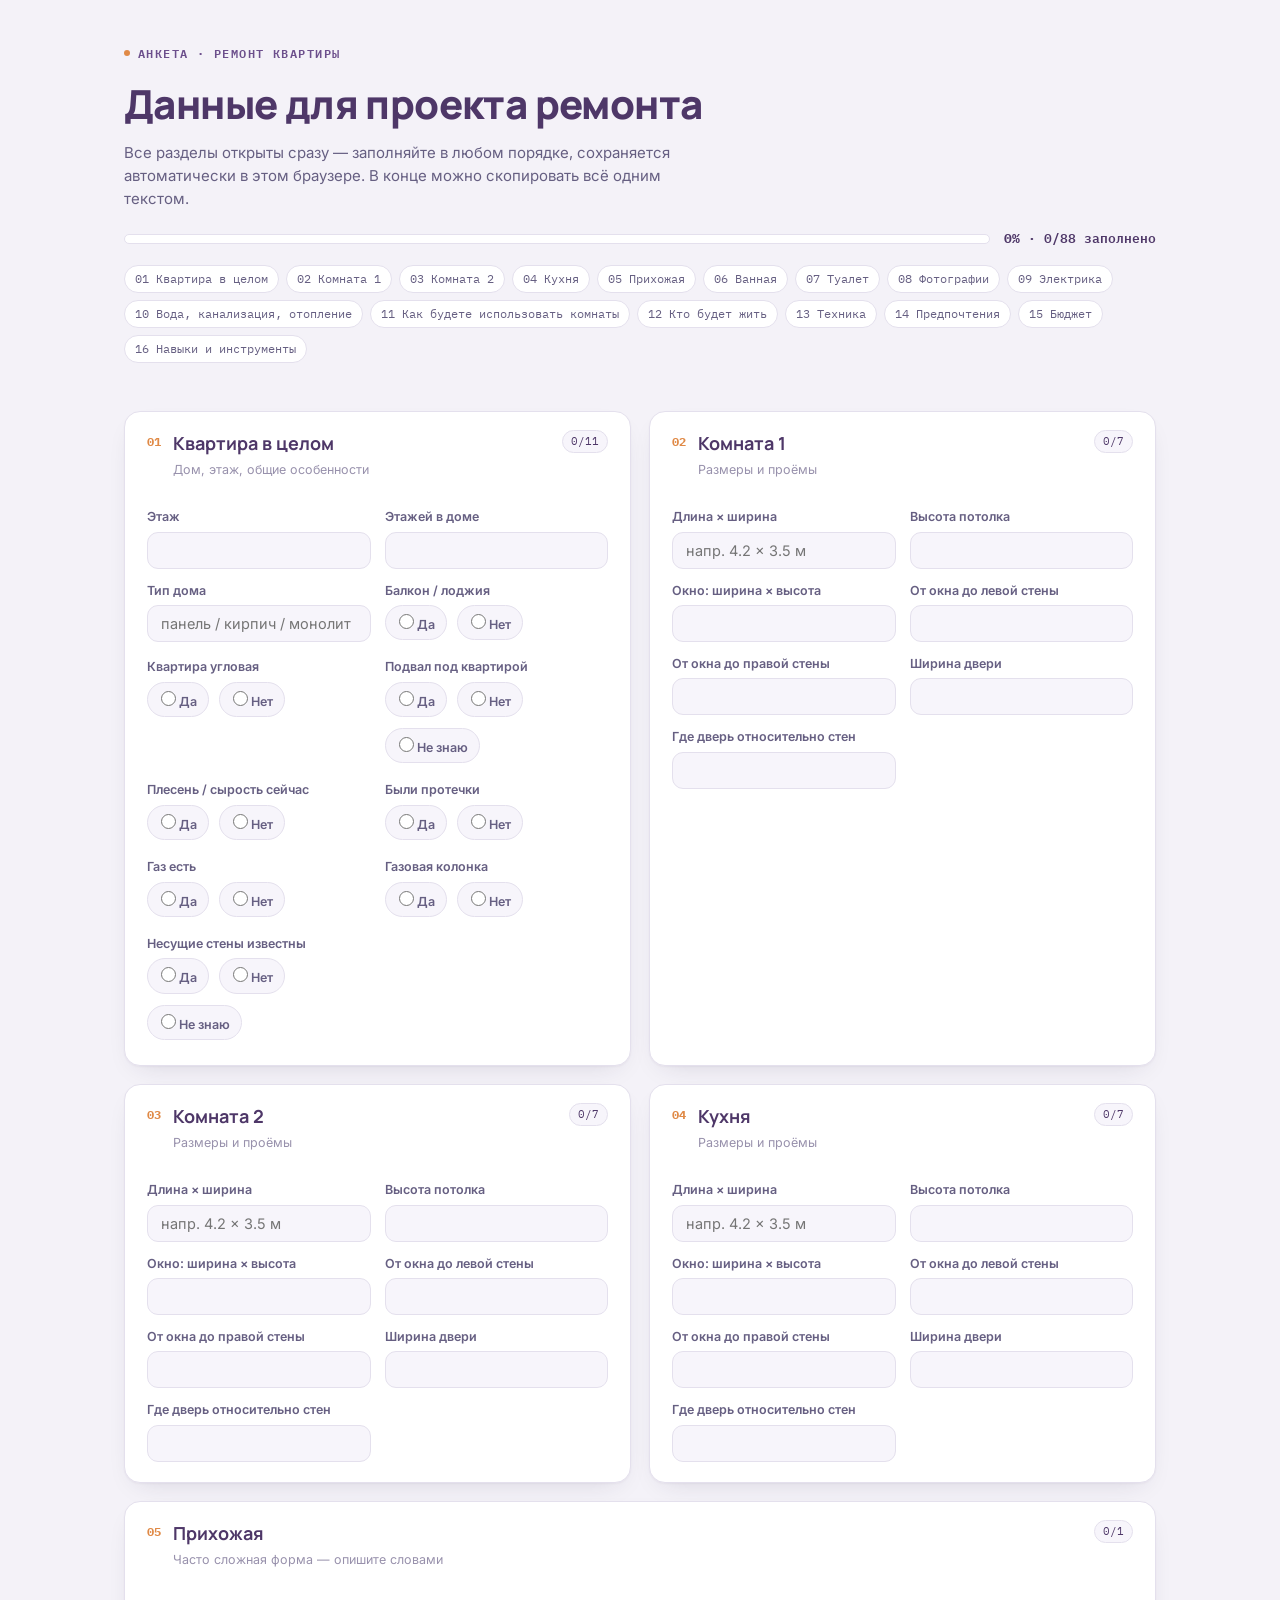
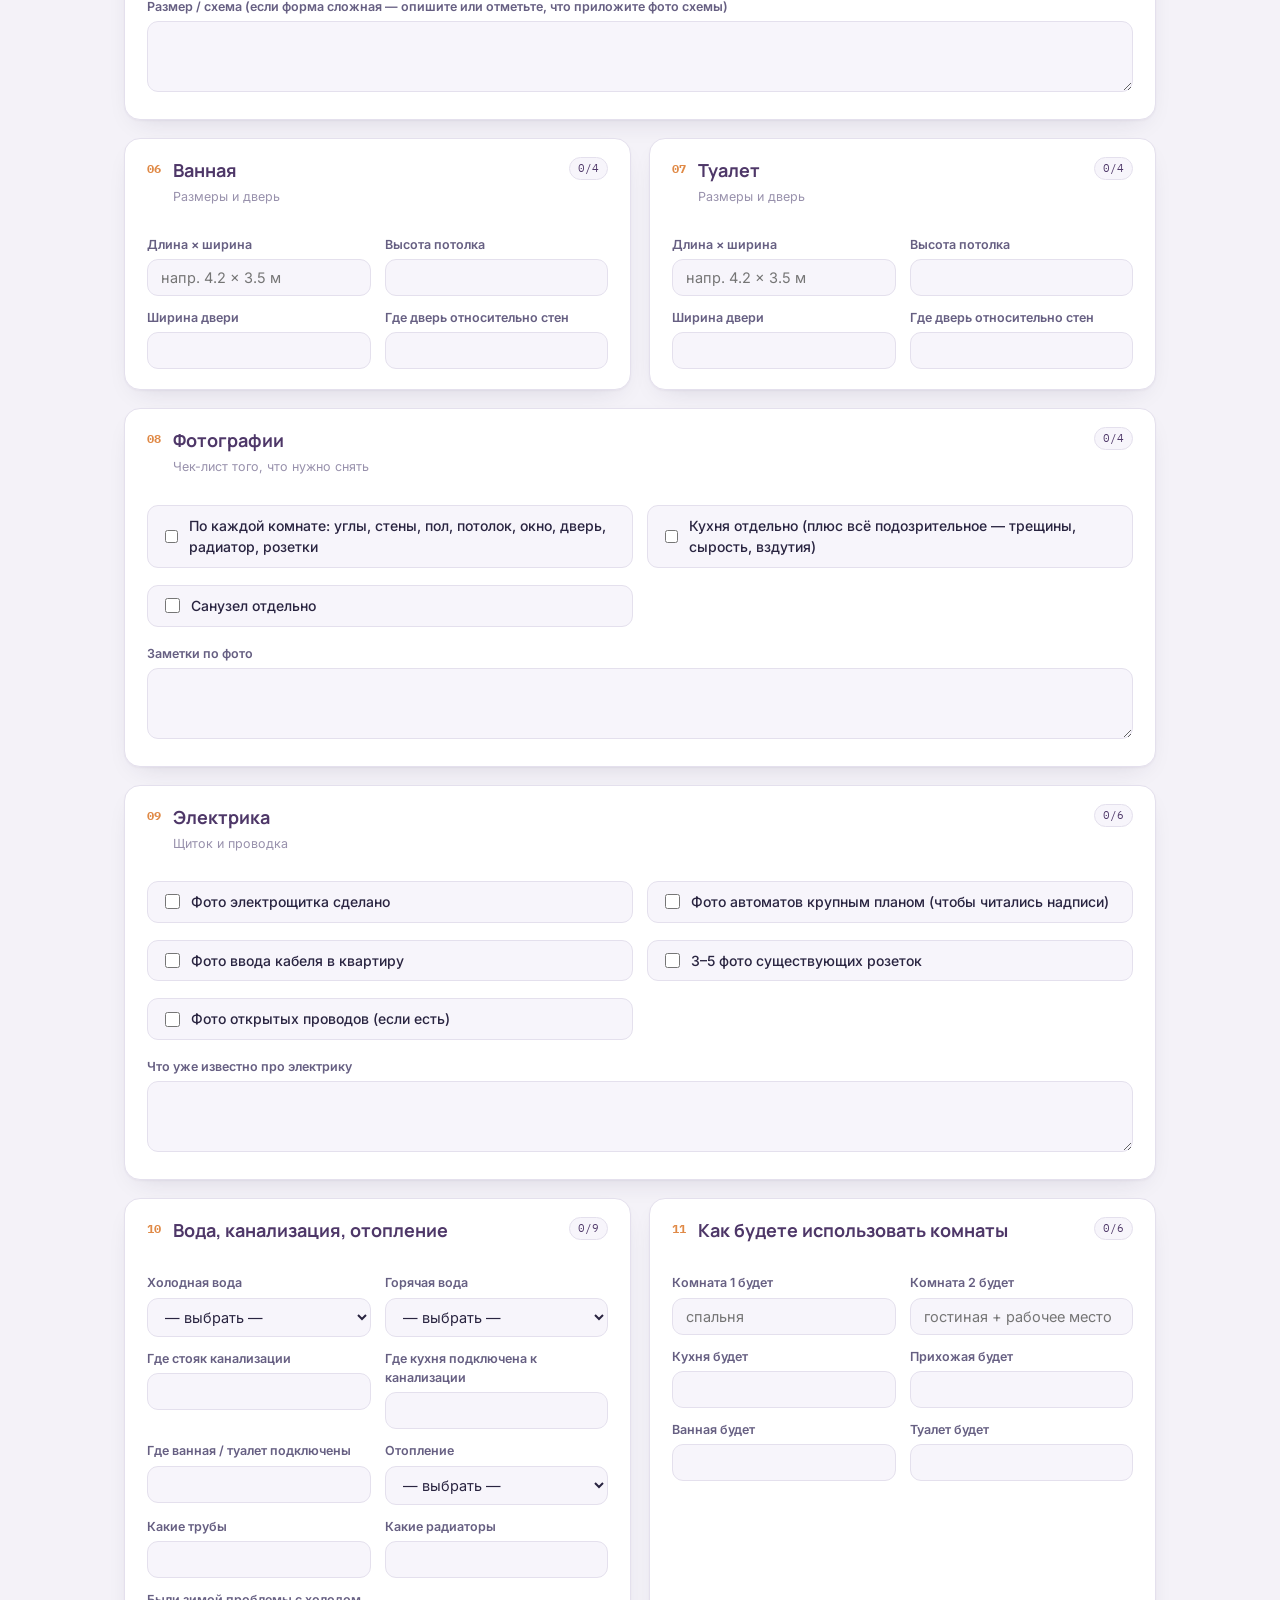
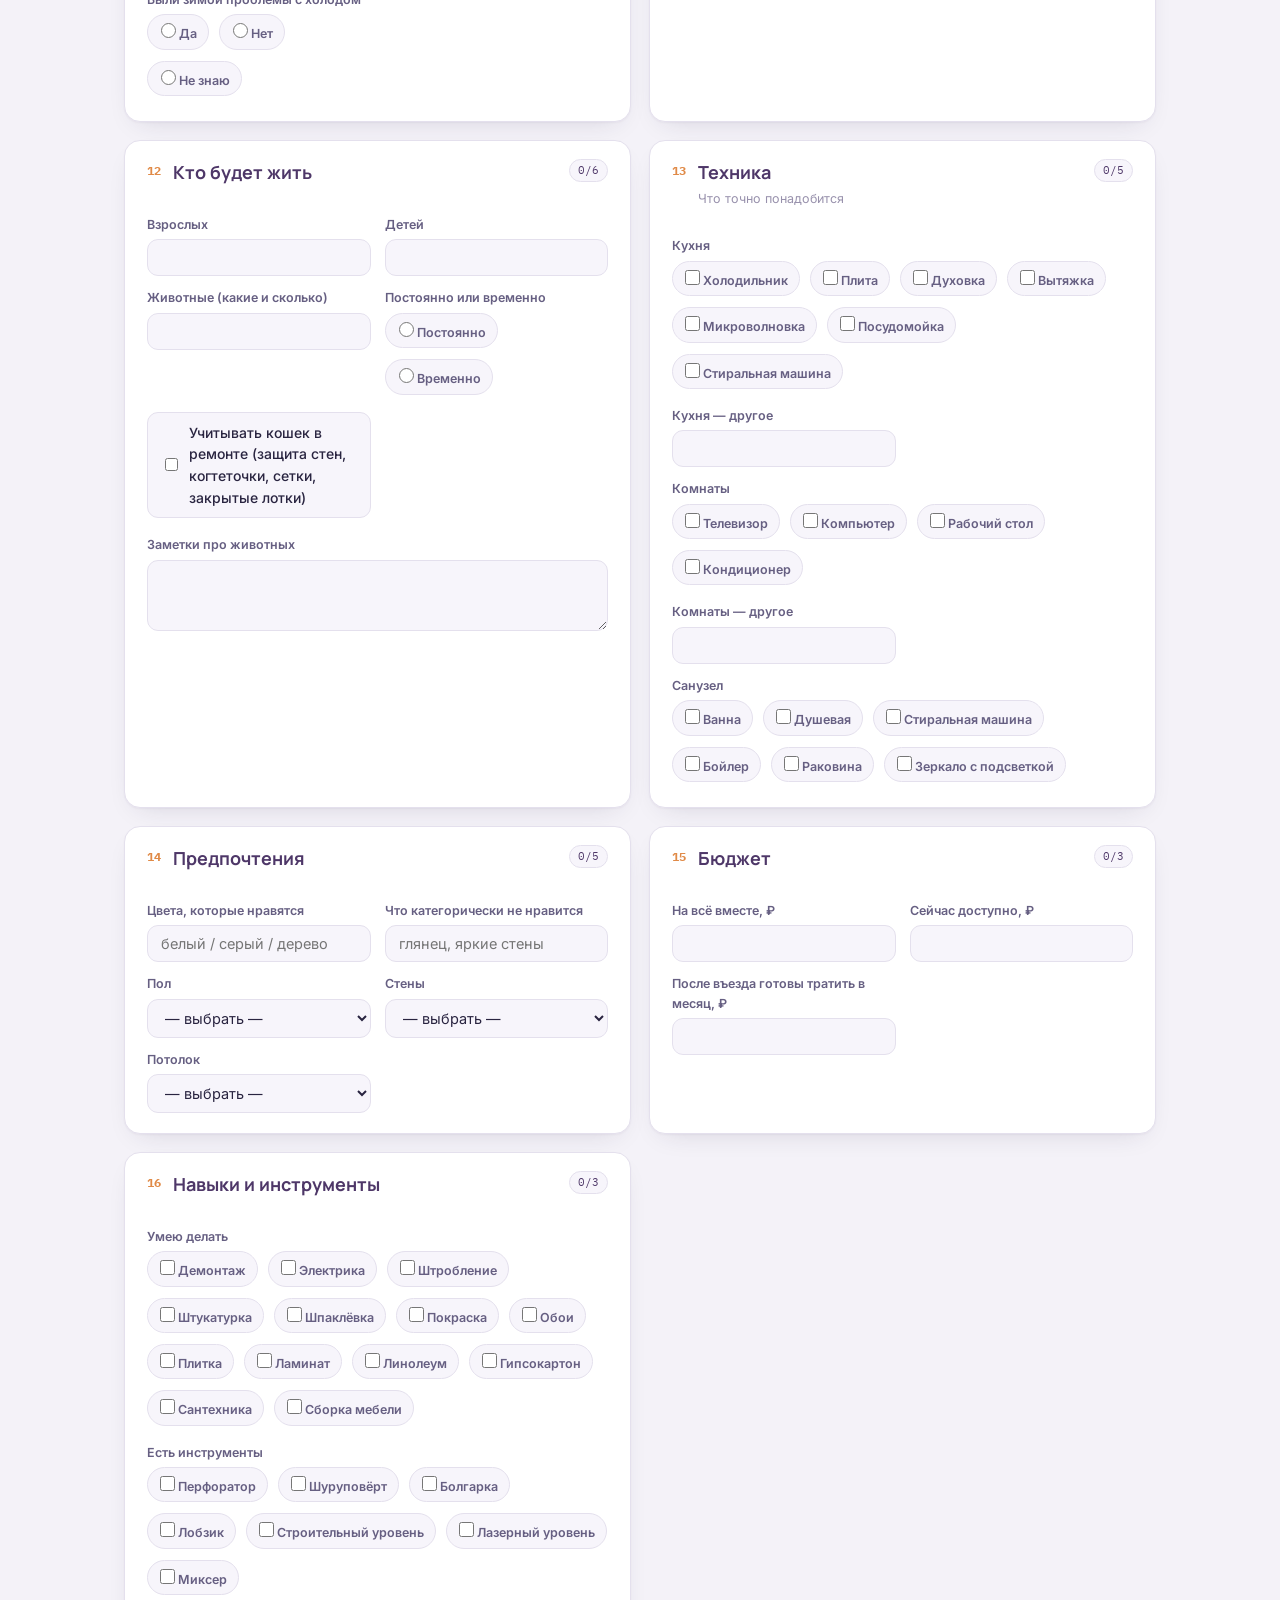
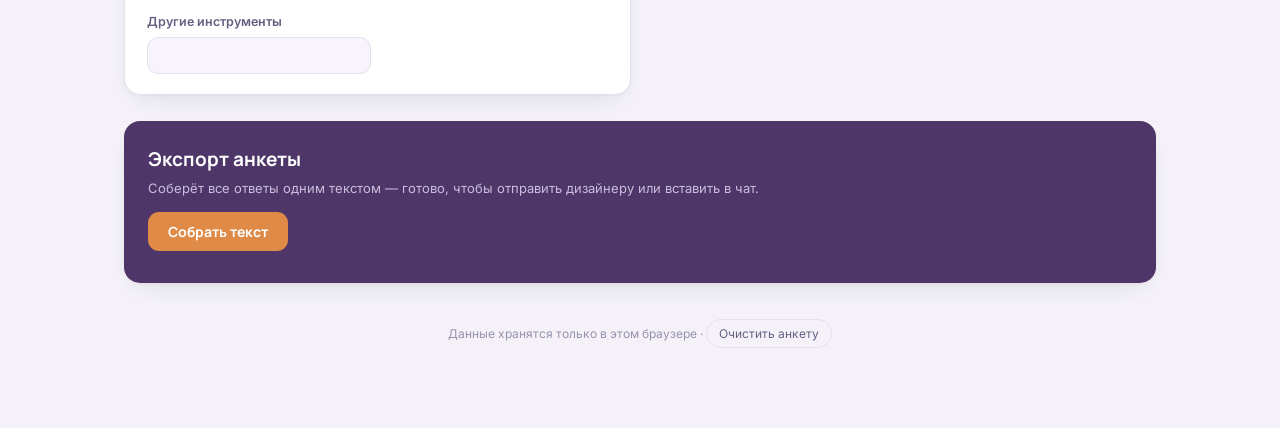
<file: remont-anketa (1).html>
<!DOCTYPE html>
<html lang="ru">
<head>
<meta charset="UTF-8">
<meta name="viewport" content="width=device-width, initial-scale=1.0">
<title>Анкета по ремонту квартиры</title>
<link rel="preconnect" href="https://fonts.googleapis.com">
<link rel="preconnect" href="https://fonts.gstatic.com" crossorigin>
<link href="https://fonts.googleapis.com/css2?family=Manrope:wght@500;600;700;800&family=Inter:wght@400;500;600&family=IBM+Plex+Mono:wght@400;500&display=swap" rel="stylesheet">
<style>
  :root{
    --bg:#F4F2F8; --card:#FFFFFF; --card-line:#E4E0ED; --field-bg:#F7F5FB;
    --ink:#292440; --ink-soft:#665F82; --ink-faint:#9891AC;
    --plum:#6C4F8C; --plum-deep:#4E3768; --amber:#E08A47; --amber-soft:#F6D9BE;
    --radius:16px; --shadow:0 1px 2px rgba(41,36,64,.04), 0 10px 28px -14px rgba(41,36,64,.18);
  }
  *{box-sizing:border-box;}
  html,body{margin:0;padding:0;}
  body{
    background: radial-gradient(900px 420px at 90% -8%, rgba(224,138,71,.10), transparent 60%), var(--bg);
    color:var(--ink); font-family:'Inter',sans-serif; line-height:1.55; padding-bottom:80px;
  }
  .wrap{max-width:1080px; margin:0 auto; padding:44px 24px 0;}
  header{padding-bottom:22px; margin-bottom:26px;}
  .eyebrow{font-family:'IBM Plex Mono',monospace; font-size:12px; letter-spacing:.12em; text-transform:uppercase; color:var(--plum); display:flex; align-items:center; gap:8px; font-weight:600;}
  .eyebrow .dot{width:6px; height:6px; border-radius:50%; background:var(--amber);}
  h1{font-family:'Manrope',sans-serif; font-weight:800; font-size:clamp(28px,4.5vw,40px); margin:10px 0 6px; letter-spacing:-.015em; color:var(--plum-deep);}
  .subtitle{color:var(--ink-soft); font-size:15px; max-width:64ch;}
  .progress-row{display:flex; align-items:center; gap:14px; margin-top:18px;}
  .progress-track{flex:1; height:10px; border-radius:999px; background:var(--card); border:1px solid var(--card-line); overflow:hidden;}
  .progress-fill{height:100%; border-radius:999px; background:linear-gradient(90deg,var(--plum),var(--amber)); width:0%; transition:width .3s ease;}
  .progress-num{font-family:'IBM Plex Mono',monospace; font-size:13px; color:var(--plum-deep); white-space:nowrap; font-weight:600;}

  .quicknav{display:flex; flex-wrap:wrap; gap:7px; margin-top:16px;}
  .quicknav a{font-family:'IBM Plex Mono',monospace; font-size:11.5px; color:var(--ink-soft); background:var(--card); border:1px solid var(--card-line); padding:4px 10px; border-radius:999px; text-decoration:none; white-space:nowrap;}
  .quicknav a:hover{border-color:var(--plum); color:var(--plum-deep);}

  .sections-grid{display:grid; grid-template-columns:1fr; gap:18px;}
  @media (min-width:840px){ .sections-grid{grid-template-columns:1fr 1fr;} .full-span{grid-column:1 / -1;} }

  .card{background:var(--card); border:1px solid var(--card-line); border-radius:var(--radius); box-shadow:var(--shadow); overflow:hidden; scroll-margin-top:20px;}
  .card-head{padding:18px 22px 14px; display:flex; align-items:flex-start; gap:12px;}
  .sec-num{font-family:'IBM Plex Mono',monospace; font-size:12px; color:var(--amber); font-weight:700; flex-shrink:0; margin-top:3px;}
  .sec-titles{flex:1;}
  .sec-title{font-family:'Manrope',sans-serif; font-size:18px; font-weight:700; margin:0; color:var(--plum-deep);}
  .sec-desc{font-size:12.5px; color:var(--ink-faint); margin-top:2px;}
  .sec-badge{font-family:'IBM Plex Mono',monospace; font-size:11px; color:var(--plum-deep); background:var(--field-bg); border:1px solid var(--card-line); padding:2px 8px; border-radius:999px; white-space:nowrap; flex-shrink:0;}
  .card-body{padding:2px 22px 20px; display:grid; grid-template-columns:1fr 1fr; gap:0 14px;}
  .card-body .field.field-full{grid-column:1 / -1;}
  @media (max-width:520px){ .card-body{grid-template-columns:1fr;} }

  .field{margin-top:12px;}
  .field label{display:block; font-size:12.5px; color:var(--ink-soft); margin-bottom:5px; font-weight:600;}
  .field input[type=text], .field input[type=number], .field select, .field textarea{
    width:100%; font-family:'Inter',sans-serif; font-size:14.5px; color:var(--ink);
    border:1px solid var(--card-line); background:var(--field-bg); border-radius:11px; padding:9px 13px;
  }
  .field textarea{resize:vertical; min-height:58px;}
  .field input:focus, .field select:focus, .field textarea:focus{outline:none; border-color:var(--plum); box-shadow:0 0 0 3px rgba(108,79,140,.14);}

  .radio-group, .checkbox-group{display:flex; flex-wrap:wrap; gap:6px 10px;}
  .radio-opt, .checkbox-opt{display:flex; align-items:center; gap:6px; font-size:13.5px; color:var(--ink); cursor:pointer;
    background:var(--field-bg); border:1px solid var(--card-line); padding:5px 11px 5px 8px; border-radius:999px;}
  .checkbox-field label{display:flex; align-items:center; gap:8px; font-size:14px; color:var(--ink); font-weight:500; cursor:pointer;
    background:var(--field-bg); border:1px solid var(--card-line); padding:9px 13px; border-radius:11px;}
  input[type=checkbox], input[type=radio]{accent-color:var(--plum); width:15px; height:15px; cursor:pointer;}

  .export-card{background:var(--plum-deep); border-radius:var(--radius); box-shadow:var(--shadow); padding:24px; margin-top:26px; color:#F1ECFA;}
  .export-title{font-family:'Manrope',sans-serif; font-size:19px; font-weight:700; margin:0 0 4px; color:#fff;}
  .export-sub{font-size:13px; color:#C9BEDD; margin-bottom:14px;}
  #exportBtn{font-family:'Manrope',sans-serif; font-weight:700; font-size:14px; color:#fff; background:var(--amber);
    border:none; border-radius:11px; padding:10px 20px; cursor:pointer;}
  #exportBtn:hover{background:#C97635;}
  #copyBtn{font-family:'Inter',sans-serif; font-size:13px; color:#DCD2ED; background:none; border:1px solid #6B5487; border-radius:11px; padding:7px 14px; cursor:pointer; margin-left:8px;}
  #copyBtn:hover{border-color:#C9BEDD; color:#fff;}
  #exportOutput{width:100%; min-height:0; height:0; opacity:0; position:absolute; pointer-events:none;}
  #exportOutput.shown{height:280px; opacity:1; position:static; pointer-events:auto; margin-top:14px; font-family:'IBM Plex Mono',monospace; font-size:12.5px; border:1px solid #6B5487; border-radius:11px; padding:12px; background:#3A2A50; color:#EDE6F5; white-space:pre; overflow:auto;}
  .copy-note{font-size:12px; color:#C9BEDD; margin-top:8px;}

  footer{text-align:center; margin-top:36px; font-size:12px; color:var(--ink-faint);}
  .reset-btn{background:none; border:1px solid var(--card-line); color:var(--ink-soft); font-family:'Inter',sans-serif; font-size:12px; padding:6px 12px; border-radius:999px; cursor:pointer;}
  .reset-btn:hover{border-color:var(--plum); color:var(--plum-deep);}
</style>
</head>
<body>
<div class="wrap">
  <header>
    <div class="eyebrow"><span class="dot"></span>АНКЕТА · РЕМОНТ КВАРТИРЫ</div>
    <h1>Данные для проекта ремонта</h1>
    <div class="subtitle">Все разделы открыты сразу — заполняйте в любом порядке, сохраняется автоматически в этом браузере. В конце можно скопировать всё одним текстом.</div>
    <div class="progress-row">
      <div class="progress-track"><div class="progress-fill" id="progFill"></div></div>
      <div class="progress-num"><b id="progPct">0%</b> · <span id="progCount">0/0</span> заполнено</div>
    </div>
    <div class="quicknav" id="quicknav"></div>
  </header>

  <div class="sections-grid" id="sections"></div>

  <div class="export-card">
    <div class="export-title">Экспорт анкеты</div>
    <div class="export-sub">Соберёт все ответы одним текстом — готово, чтобы отправить дизайнеру или вставить в чат.</div>
    <button id="exportBtn" type="button">Собрать текст</button>
    <button id="copyBtn" type="button" hidden>Скопировать</button>
    <textarea id="exportOutput" readonly></textarea>
    <div class="copy-note" id="copyNote"></div>
  </div>

  <footer>
    Данные хранятся только в этом браузере · <button class="reset-btn" id="resetBtn">Очистить анкету</button>
  </footer>
</div>

<script>
const STORAGE_KEY = 'remont-anketa-v1';
let state = {};

function roomFields(prefix, withWindow){
  const f = [
    {id:`${prefix}_size`, label:'Длина × ширина', type:'text', placeholder:'напр. 4.2 × 3.5 м'},
    {id:`${prefix}_height`, label:'Высота потолка', type:'text'},
  ];
  if(withWindow){
    f.push(
      {id:`${prefix}_window`, label:'Окно: ширина × высота', type:'text'},
      {id:`${prefix}_window_left`, label:'От окна до левой стены', type:'text'},
      {id:`${prefix}_window_right`, label:'От окна до правой стены', type:'text'},
    );
  }
  f.push(
    {id:`${prefix}_door`, label:'Ширина двери', type:'text'},
    {id:`${prefix}_door_pos`, label:'Где дверь относительно стен', type:'text'},
  );
  return f;
}

const sections = [
  { id:'general', title:'Квартира в целом', desc:'Дом, этаж, общие особенности', fields:[
    {id:'floor', label:'Этаж', type:'text'},
    {id:'floors_total', label:'Этажей в доме', type:'text'},
    {id:'house_type', label:'Тип дома', type:'text', placeholder:'панель / кирпич / монолит'},
    {id:'balcony', label:'Балкон / лоджия', type:'radio', options:['Да','Нет']},
    {id:'corner', label:'Квартира угловая', type:'radio', options:['Да','Нет']},
    {id:'basement', label:'Подвал под квартирой', type:'radio', options:['Да','Нет','Не знаю']},
    {id:'mold', label:'Плесень / сырость сейчас', type:'radio', options:['Да','Нет']},
    {id:'leaks', label:'Были протечки', type:'radio', options:['Да','Нет']},
    {id:'gas', label:'Газ есть', type:'radio', options:['Да','Нет']},
    {id:'gas_heater', label:'Газовая колонка', type:'radio', options:['Да','Нет']},
    {id:'load_walls', label:'Несущие стены известны', type:'radio', options:['Да','Нет','Не знаю']},
  ]},
  { id:'room1', title:'Комната 1', desc:'Размеры и проёмы', fields: roomFields('room1', true) },
  { id:'room2', title:'Комната 2', desc:'Размеры и проёмы', fields: roomFields('room2', true) },
  { id:'kitchen', title:'Кухня', desc:'Размеры и проёмы', fields: roomFields('kitchen', true) },
  { id:'hallway', title:'Прихожая', desc:'Часто сложная форма — опишите словами', fields:[
    {id:'hallway_scheme', label:'Размер / схема (если форма сложная — опишите или отметьте, что приложите фото схемы)', type:'textarea'},
  ]},
  { id:'bathroom', title:'Ванная', desc:'Размеры и дверь', fields: roomFields('bathroom', false) },
  { id:'toilet', title:'Туалет', desc:'Размеры и дверь', fields: roomFields('toilet', false) },
  { id:'photos', title:'Фотографии', desc:'Чек-лист того, что нужно снять', fields:[
    {id:'photos_rooms', label:'По каждой комнате: углы, стены, пол, потолок, окно, дверь, радиатор, розетки', type:'checkbox'},
    {id:'photos_kitchen', label:'Кухня отдельно (плюс всё подозрительное — трещины, сырость, вздутия)', type:'checkbox'},
    {id:'photos_bathroom', label:'Санузел отдельно', type:'checkbox'},
    {id:'photos_notes', label:'Заметки по фото', type:'textarea'},
  ]},
  { id:'electrics', title:'Электрика', desc:'Щиток и проводка', fields:[
    {id:'elec_panel_photo', label:'Фото электрощитка сделано', type:'checkbox'},
    {id:'elec_breakers_photo', label:'Фото автоматов крупным планом (чтобы читались надписи)', type:'checkbox'},
    {id:'elec_cable_photo', label:'Фото ввода кабеля в квартиру', type:'checkbox'},
    {id:'elec_outlets_photo', label:'3–5 фото существующих розеток', type:'checkbox'},
    {id:'elec_wires_photo', label:'Фото открытых проводов (если есть)', type:'checkbox'},
    {id:'elec_notes', label:'Что уже известно про электрику', type:'textarea'},
  ]},
  { id:'utilities', title:'Вода, канализация, отопление', desc:'', fields:[
    {id:'water_cold', label:'Холодная вода', type:'select', options:['Центральная','Скважина','Другое','Не знаю']},
    {id:'water_hot', label:'Горячая вода', type:'select', options:['Центральная','Бойлер','Колонка','Не знаю']},
    {id:'sewer_riser', label:'Где стояк канализации', type:'text'},
    {id:'sewer_kitchen', label:'Где кухня подключена к канализации', type:'text'},
    {id:'sewer_bathroom', label:'Где ванная / туалет подключены', type:'text'},
    {id:'heating_type', label:'Отопление', type:'select', options:['Центральное','Своё','Не знаю']},
    {id:'heating_pipes', label:'Какие трубы', type:'text'},
    {id:'heating_radiators', label:'Какие радиаторы', type:'text'},
    {id:'heating_cold', label:'Были зимой проблемы с холодом', type:'radio', options:['Да','Нет','Не знаю']},
  ]},
  { id:'usage', title:'Как будете использовать комнаты', desc:'', fields:[
    {id:'use_room1', label:'Комната 1 будет', type:'text', placeholder:'спальня'},
    {id:'use_room2', label:'Комната 2 будет', type:'text', placeholder:'гостиная + рабочее место'},
    {id:'use_kitchen', label:'Кухня будет', type:'text'},
    {id:'use_hallway', label:'Прихожая будет', type:'text'},
    {id:'use_bathroom', label:'Ванная будет', type:'text'},
    {id:'use_toilet', label:'Туалет будет', type:'text'},
  ]},
  { id:'residents', title:'Кто будет жить', desc:'', fields:[
    {id:'adults', label:'Взрослых', type:'number'},
    {id:'children', label:'Детей', type:'number'},
    {id:'pets', label:'Животные (какие и сколько)', type:'text'},
    {id:'residency', label:'Постоянно или временно', type:'radio', options:['Постоянно','Временно']},
    {id:'cats_considerations', label:'Учитывать кошек в ремонте (защита стен, когтеточки, сетки, закрытые лотки)', type:'checkbox'},
    {id:'cats_notes', label:'Заметки про животных', type:'textarea'},
  ]},
  { id:'appliances', title:'Техника', desc:'Что точно понадобится', fields:[
    {id:'appl_kitchen', label:'Кухня', type:'checkboxGroup', options:['Холодильник','Плита','Духовка','Вытяжка','Микроволновка','Посудомойка','Стиральная машина']},
    {id:'appl_kitchen_other', label:'Кухня — другое', type:'text'},
    {id:'appl_rooms', label:'Комнаты', type:'checkboxGroup', options:['Телевизор','Компьютер','Рабочий стол','Кондиционер']},
    {id:'appl_rooms_other', label:'Комнаты — другое', type:'text'},
    {id:'appl_bath', label:'Санузел', type:'checkboxGroup', options:['Ванна','Душевая','Стиральная машина','Бойлер','Раковина','Зеркало с подсветкой']},
  ]},
  { id:'prefs', title:'Предпочтения', desc:'', fields:[
    {id:'colors_like', label:'Цвета, которые нравятся', type:'text', placeholder:'белый / серый / дерево'},
    {id:'colors_dislike', label:'Что категорически не нравится', type:'text', placeholder:'глянец, яркие стены'},
    {id:'floor_material', label:'Пол', type:'select', options:['Ламинат','Кварцвинил','Линолеум','Не знаю']},
    {id:'wall_finish', label:'Стены', type:'select', options:['Обои','Покраска','Комбинация','Не знаю']},
    {id:'ceiling_finish', label:'Потолок', type:'select', options:['Натяжной','Штукатурка + покраска','Не знаю']},
  ]},
  { id:'budget', title:'Бюджет', desc:'', fields:[
    {id:'budget_total', label:'На всё вместе, ₽', type:'number'},
    {id:'budget_now', label:'Сейчас доступно, ₽', type:'number'},
    {id:'budget_monthly', label:'После въезда готовы тратить в месяц, ₽', type:'number'},
  ]},
  { id:'skills', title:'Навыки и инструменты', desc:'', fields:[
    {id:'skills_list', label:'Умею делать', type:'checkboxGroup', options:['Демонтаж','Электрика','Штробление','Штукатурка','Шпаклёвка','Покраска','Обои','Плитка','Ламинат','Линолеум','Гипсокартон','Сантехника','Сборка мебели']},
    {id:'tools_list', label:'Есть инструменты', type:'checkboxGroup', options:['Перфоратор','Шуруповёрт','Болгарка','Лобзик','Строительный уровень','Лазерный уровень','Миксер']},
    {id:'tools_other', label:'Другие инструменты', type:'text'},
  ]},
];

function escapeHtml(v){
  return String(v ?? '').replace(/&/g,'&amp;').replace(/</g,'&lt;').replace(/>/g,'&gt;').replace(/"/g,'&quot;');
}

function loadState(){
  try{ state = JSON.parse(localStorage.getItem(STORAGE_KEY) || '{}'); }
  catch(e){ state = {}; }
}
function saveState(){
  try{ localStorage.setItem(STORAGE_KEY, JSON.stringify(state)); }catch(e){}
}

function fieldHTML(f){
  const v = state[f.id];
  const fullClass = (f.type === 'textarea' || f.type === 'checkboxGroup') ? ' field-full' : '';
  if(f.type === 'text' || f.type === 'number'){
    return `<div class="field${fullClass}"><label>${f.label}</label><input type="${f.type}" data-field="${f.id}" data-type="simple" value="${escapeHtml(v ?? '')}" placeholder="${escapeHtml(f.placeholder||'')}"></div>`;
  }
  if(f.type === 'textarea'){
    return `<div class="field${fullClass}"><label>${f.label}</label><textarea data-field="${f.id}" data-type="simple" rows="3">${escapeHtml(v ?? '')}</textarea></div>`;
  }
  if(f.type === 'select'){
    const opts = ['<option value="">— выбрать —</option>', ...f.options.map(o => `<option ${v===o?'selected':''}>${o}</option>`)];
    return `<div class="field${fullClass}"><label>${f.label}</label><select data-field="${f.id}" data-type="simple">${opts.join('')}</select></div>`;
  }
  if(f.type === 'radio'){
    return `<div class="field${fullClass}"><label>${f.label}</label><div class="radio-group">${f.options.map(o => `<label class="radio-opt"><input type="radio" name="${f.id}" value="${o}" data-type="radio" ${v===o?'checked':''}>${o}</label>`).join('')}</div></div>`;
  }
  if(f.type === 'checkbox'){
    return `<div class="field${fullClass} checkbox-field"><label><input type="checkbox" data-field="${f.id}" data-type="bool" ${v?'checked':''}>${f.label}</label></div>`;
  }
  if(f.type === 'checkboxGroup'){
    const arr = Array.isArray(v) ? v : [];
    return `<div class="field${fullClass}"><label>${f.label}</label><div class="checkbox-group">${f.options.map(o => `<label class="checkbox-opt"><input type="checkbox" data-group="${f.id}" data-type="group" value="${o}" ${arr.includes(o)?'checked':''}>${o}</label>`).join('')}</div></div>`;
  }
  return '';
}

function isFilled(f){
  const v = state[f.id];
  if(f.type === 'checkbox') return !!v;
  if(f.type === 'checkboxGroup') return Array.isArray(v) && v.length > 0;
  return v !== undefined && String(v).trim() !== '';
}

function render(){
  const container = document.getElementById('sections');
  const wideSections = new Set(['hallway','photos','electrics']); // короткие/цельные разделы — во всю ширину
  container.innerHTML = sections.map((sec, idx) => {
    const total = sec.fields.length;
    const done = sec.fields.filter(isFilled).length;
    return `
      <section class="card${wideSections.has(sec.id) ? ' full-span' : ''}" id="sec-${sec.id}" data-sec="${sec.id}">
        <div class="card-head">
          <span class="sec-num">${String(idx + 1).padStart(2, '0')}</span>
          <div class="sec-titles">
            <p class="sec-title">${sec.title}</p>
            ${sec.desc ? `<div class="sec-desc">${sec.desc}</div>` : ''}
          </div>
          <div class="sec-badge">${done}/${total}</div>
        </div>
        <div class="card-body">${sec.fields.map(fieldHTML).join('')}</div>
      </section>`;
  }).join('');

  document.getElementById('quicknav').innerHTML = sections.map((sec, idx) =>
    `<a href="#sec-${sec.id}">${String(idx + 1).padStart(2, '0')} ${sec.title}</a>`
  ).join('');

  container.querySelectorAll('[data-type]').forEach(el => {
    const evt = (el.tagName === 'SELECT' || el.type === 'checkbox' || el.type === 'radio') ? 'change' : 'input';
    el.addEventListener(evt, handleFieldChange);
  });

  updateProgress();
}

function handleFieldChange(e){
  const el = e.target;
  const type = el.dataset.type;
  if(type === 'simple') state[el.dataset.field] = el.value;
  else if(type === 'bool') state[el.dataset.field] = el.checked;
  else if(type === 'radio') state[el.name] = el.value;
  else if(type === 'group'){
    const key = el.dataset.group;
    const groupEls = document.querySelectorAll(`[data-type="group"][data-group="${key}"]`);
    state[key] = [...groupEls].filter(x => x.checked).map(x => x.value);
  }
  saveState();
  updateSectionBadge(el.closest('.card'));
  updateProgress();
}

function updateSectionBadge(sectionEl){
  if(!sectionEl) return;
  const sec = sections.find(s => s.id === sectionEl.dataset.sec);
  const done = sec.fields.filter(isFilled).length;
  sectionEl.querySelector('.sec-badge').textContent = `${done}/${sec.fields.length}`;
}

function updateProgress(){
  const allFields = sections.flatMap(s => s.fields);
  const done = allFields.filter(isFilled).length;
  const pct = allFields.length ? Math.round((done / allFields.length) * 100) : 0;
  document.getElementById('progFill').style.width = pct + '%';
  document.getElementById('progPct').textContent = pct + '%';
  document.getElementById('progCount').textContent = `${done}/${allFields.length}`;
}

function g(id, fallback){ const v = state[id]; return (v !== undefined && String(v).trim() !== '') ? v : (fallback ?? 'не указано'); }
function gArr(id){ const v = state[id]; return (Array.isArray(v) && v.length) ? v.join(', ') : 'не указано'; }
function gBool(id){ return state[id] ? 'да' : 'нет'; }

function buildExportText(){
  return `ЭТАЖ: ${g('floor')}
ЭТАЖЕЙ В ДОМЕ: ${g('floors_total')}
ТИП ДОМА: ${g('house_type')}
БАЛКОН: ${g('balcony')}
КВАРТИРА УГЛОВАЯ: ${g('corner')}
ПОДВАЛ: ${g('basement')}
ПЛЕСЕНЬ/СЫРОСТЬ: ${g('mold')}
ПРОТЕЧКИ БЫЛИ: ${g('leaks')}
ГАЗ: ${g('gas')} (колонка: ${g('gas_heater')})
НЕСУЩИЕ СТЕНЫ ИЗВЕСТНЫ: ${g('load_walls')}

КОМНАТА 1:
размер: ${g('room1_size')}
высота: ${g('room1_height')}
окно: ${g('room1_window')} (от левой стены ${g('room1_window_left')}, от правой ${g('room1_window_right')})
дверь: ${g('room1_door')}, ${g('room1_door_pos')}

КОМНАТА 2:
размер: ${g('room2_size')}
высота: ${g('room2_height')}
окно: ${g('room2_window')} (от левой стены ${g('room2_window_left')}, от правой ${g('room2_window_right')})
дверь: ${g('room2_door')}, ${g('room2_door_pos')}

КУХНЯ:
размер: ${g('kitchen_size')}
высота: ${g('kitchen_height')}
окно: ${g('kitchen_window')} (от левой стены ${g('kitchen_window_left')}, от правой ${g('kitchen_window_right')})
дверь: ${g('kitchen_door')}, ${g('kitchen_door_pos')}

ПРИХОЖАЯ:
размер/схема: ${g('hallway_scheme')}

ВАННА:
размер: ${g('bathroom_size')}
высота: ${g('bathroom_height')}
дверь: ${g('bathroom_door')}, ${g('bathroom_door_pos')}

ТУАЛЕТ:
размер: ${g('toilet_size')}
высота: ${g('toilet_height')}
дверь: ${g('toilet_door')}, ${g('toilet_door_pos')}

ФОТО СДЕЛАНЫ: комнаты — ${gBool('photos_rooms')}, кухня — ${gBool('photos_kitchen')}, санузел — ${gBool('photos_bathroom')}
ЗАМЕТКИ ПО ФОТО: ${g('photos_notes')}

ЭЛЕКТРИКА:
щиток сфотографирован: ${gBool('elec_panel_photo')}
автоматы крупным планом: ${gBool('elec_breakers_photo')}
ввод кабеля: ${gBool('elec_cable_photo')}
розетки (3-5 фото): ${gBool('elec_outlets_photo')}
открытые провода: ${gBool('elec_wires_photo')}
что известно: ${g('elec_notes')}

ВОДА:
холодная: ${g('water_cold')}
горячая: ${g('water_hot')}

КАНАЛИЗАЦИЯ:
стояк: ${g('sewer_riser')}
кухня подключена: ${g('sewer_kitchen')}
ванная/туалет подключены: ${g('sewer_bathroom')}

ОТОПЛЕНИЕ: ${g('heating_type')}
трубы: ${g('heating_pipes')}
радиаторы: ${g('heating_radiators')}
проблемы с холодом зимой: ${g('heating_cold')}

КОМНАТА 1 БУДЕТ: ${g('use_room1')}
КОМНАТА 2 БУДЕТ: ${g('use_room2')}
КУХНЯ БУДЕТ: ${g('use_kitchen')}
ПРИХОЖАЯ БУДЕТ: ${g('use_hallway')}
ВАННАЯ БУДЕТ: ${g('use_bathroom')}
ТУАЛЕТ БУДЕТ: ${g('use_toilet')}

ЖИТЬ БУДУТ: взрослых — ${g('adults')}, детей — ${g('children')}
ЖИВОТНЫЕ: ${g('pets')}
УЧИТЫВАТЬ КОШЕК В РЕМОНТЕ: ${gBool('cats_considerations')} (${g('cats_notes','')})
ПОСТОЯННО/ВРЕМЕННО: ${g('residency')}

ТЕХНИКА:
кухня: ${gArr('appl_kitchen')}${state.appl_kitchen_other ? ', ' + state.appl_kitchen_other : ''}
комнаты: ${gArr('appl_rooms')}${state.appl_rooms_other ? ', ' + state.appl_rooms_other : ''}
санузел: ${gArr('appl_bath')}

ЧТО НРАВИТСЯ: ${g('colors_like')}
ЧТО НЕ НРАВИТСЯ: ${g('colors_dislike')}
ПОЛ: ${g('floor_material')}
СТЕНЫ: ${g('wall_finish')}
ПОТОЛОК: ${g('ceiling_finish')}

БЮДЖЕТ НА ВСЁ: ${g('budget_total')}
ЕСТЬ СЕЙЧАС: ${g('budget_now')}
В МЕСЯЦ ПОСЛЕ ВЪЕЗДА: ${g('budget_monthly')}

МОИ НАВЫКИ: ${gArr('skills_list')}
ИНСТРУМЕНТЫ: ${gArr('tools_list')}${state.tools_other ? ', ' + state.tools_other : ''}`;
}

document.getElementById('exportBtn').addEventListener('click', () => {
  const out = document.getElementById('exportOutput');
  out.value = buildExportText();
  out.classList.add('shown');
  document.getElementById('copyBtn').hidden = false;
  document.getElementById('copyNote').textContent = '';
});

document.getElementById('copyBtn').addEventListener('click', async () => {
  const out = document.getElementById('exportOutput');
  try{
    await navigator.clipboard.writeText(out.value);
    document.getElementById('copyNote').textContent = 'Скопировано в буфер обмена.';
  }catch(e){
    out.select();
    document.getElementById('copyNote').textContent = 'Не удалось скопировать автоматически — текст выделен, скопируйте вручную (Ctrl+C).';
  }
});

document.getElementById('resetBtn').addEventListener('click', () => {
  if(!confirm('Очистить всю анкету? Это нельзя отменить.')) return;
  state = {};
  saveState();
  render();
  document.getElementById('exportOutput').classList.remove('shown');
  document.getElementById('copyBtn').hidden = true;
});

loadState();
render();
</script>
</body>
</html>
</file>
